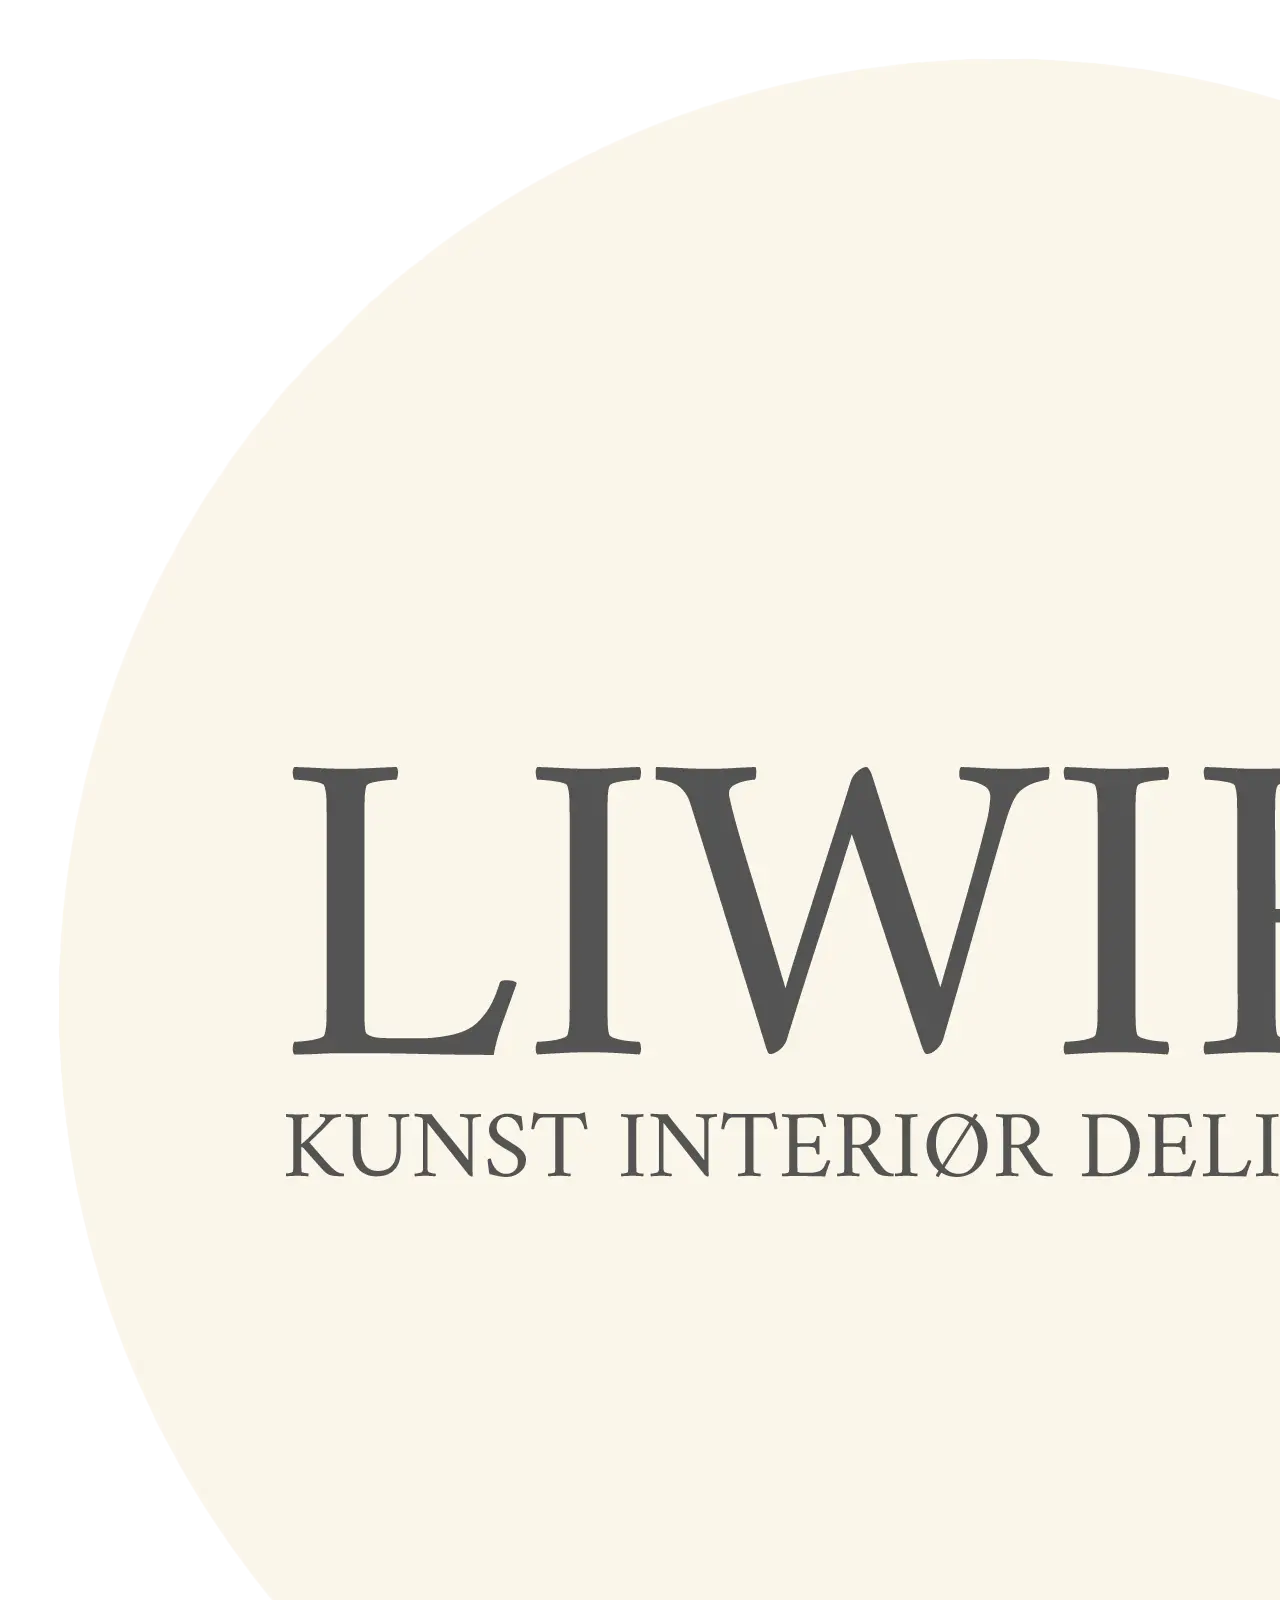
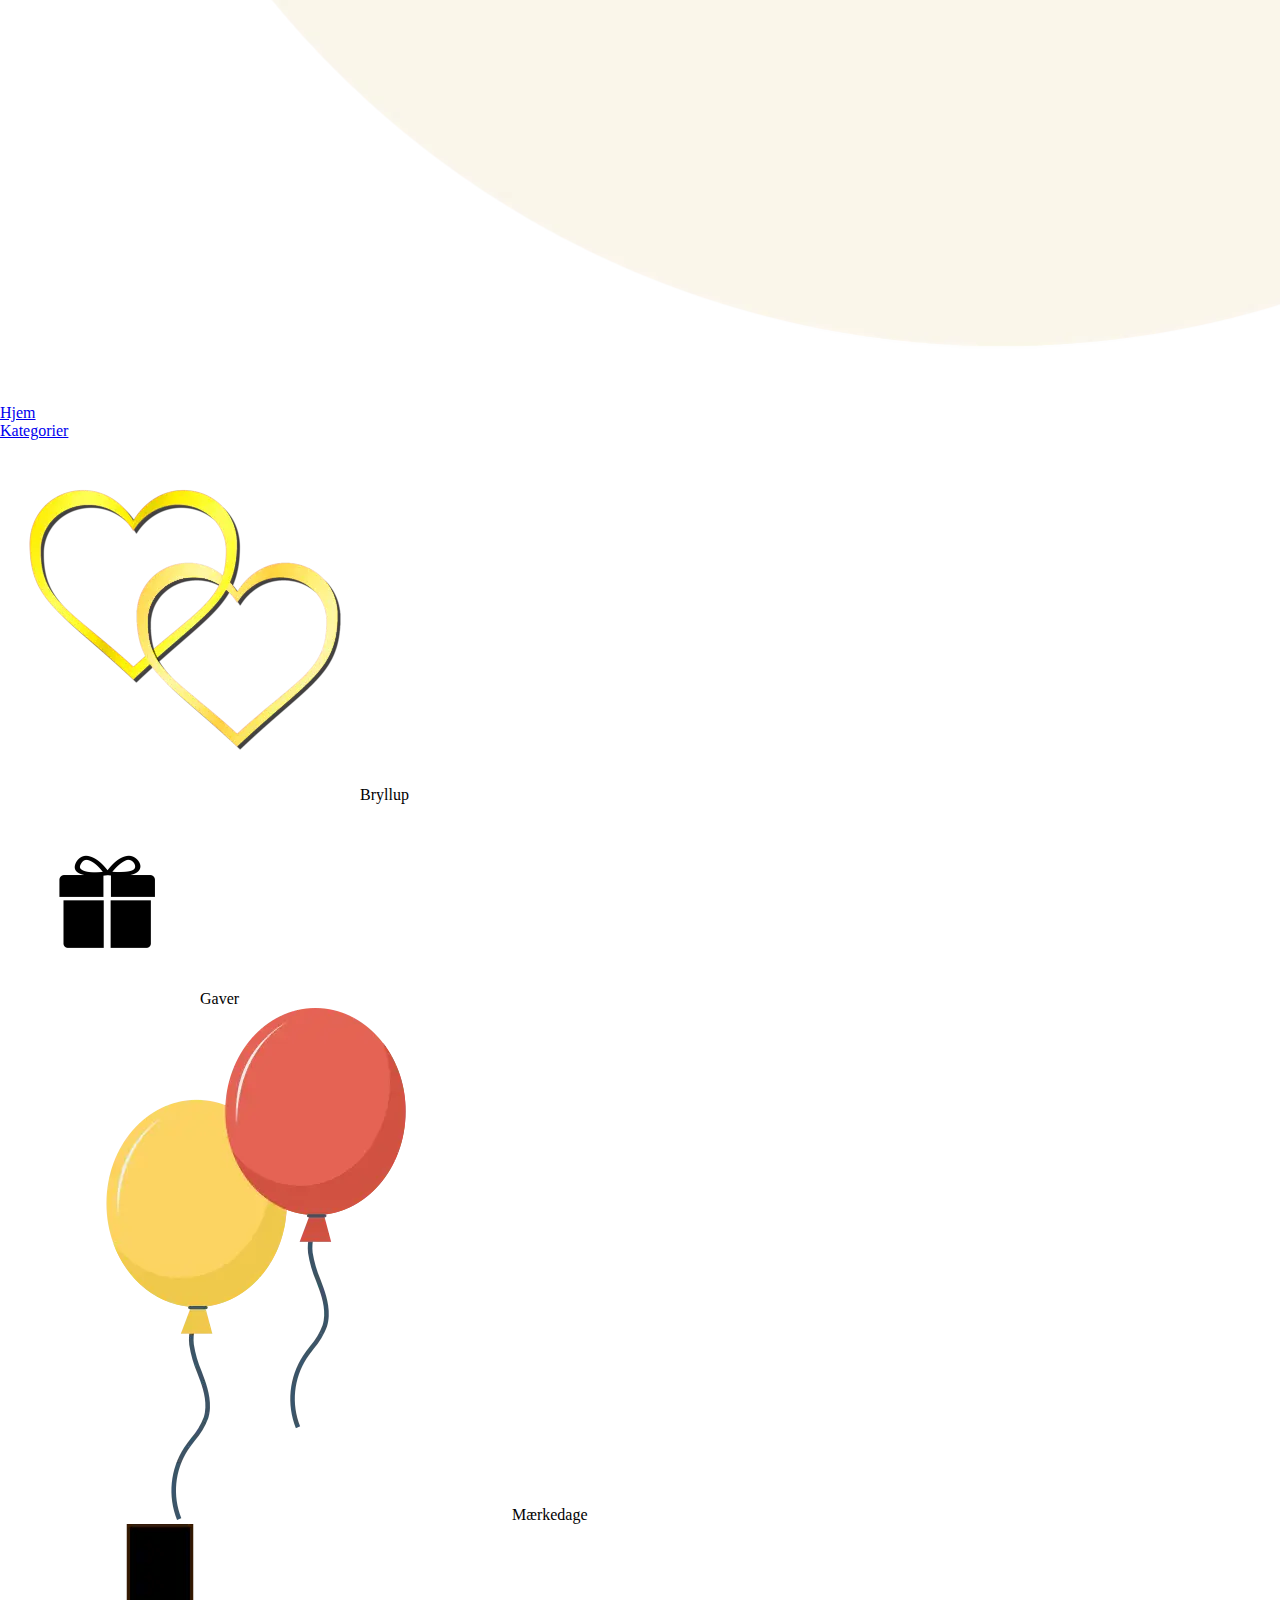
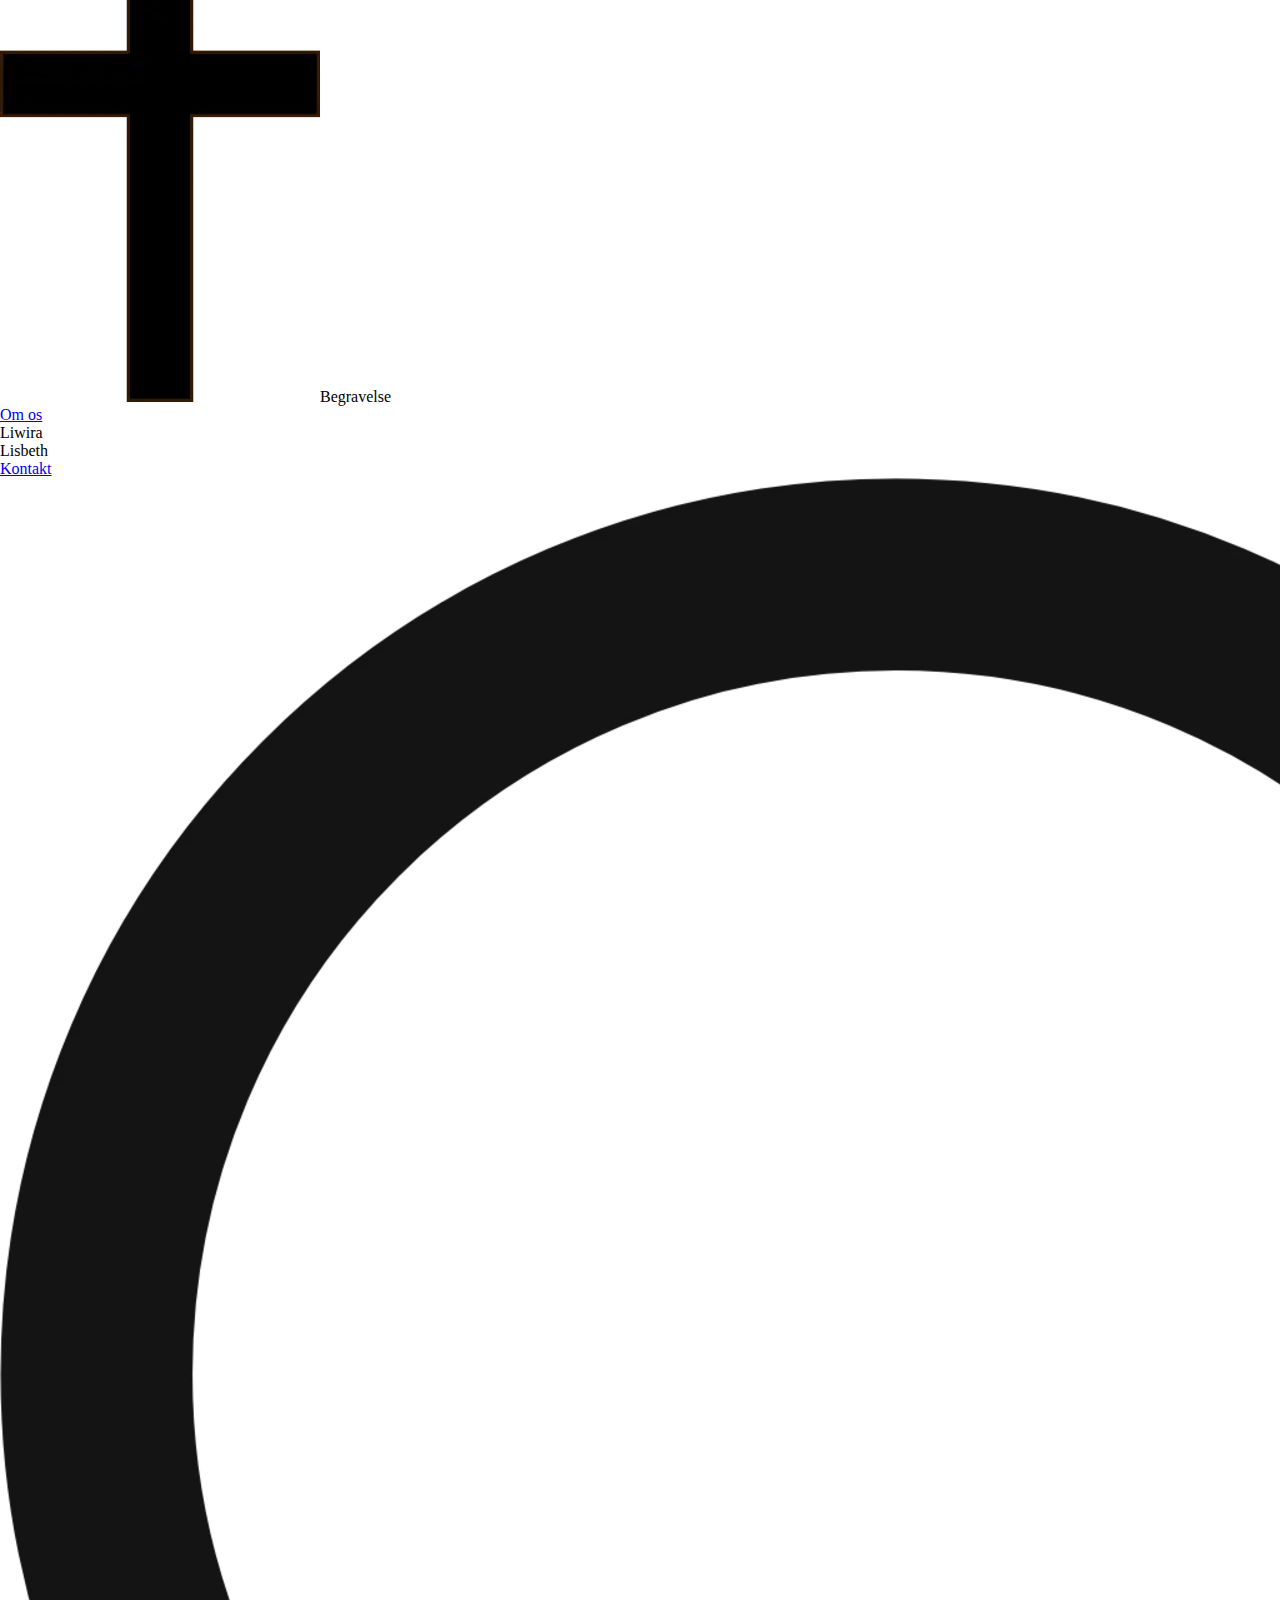
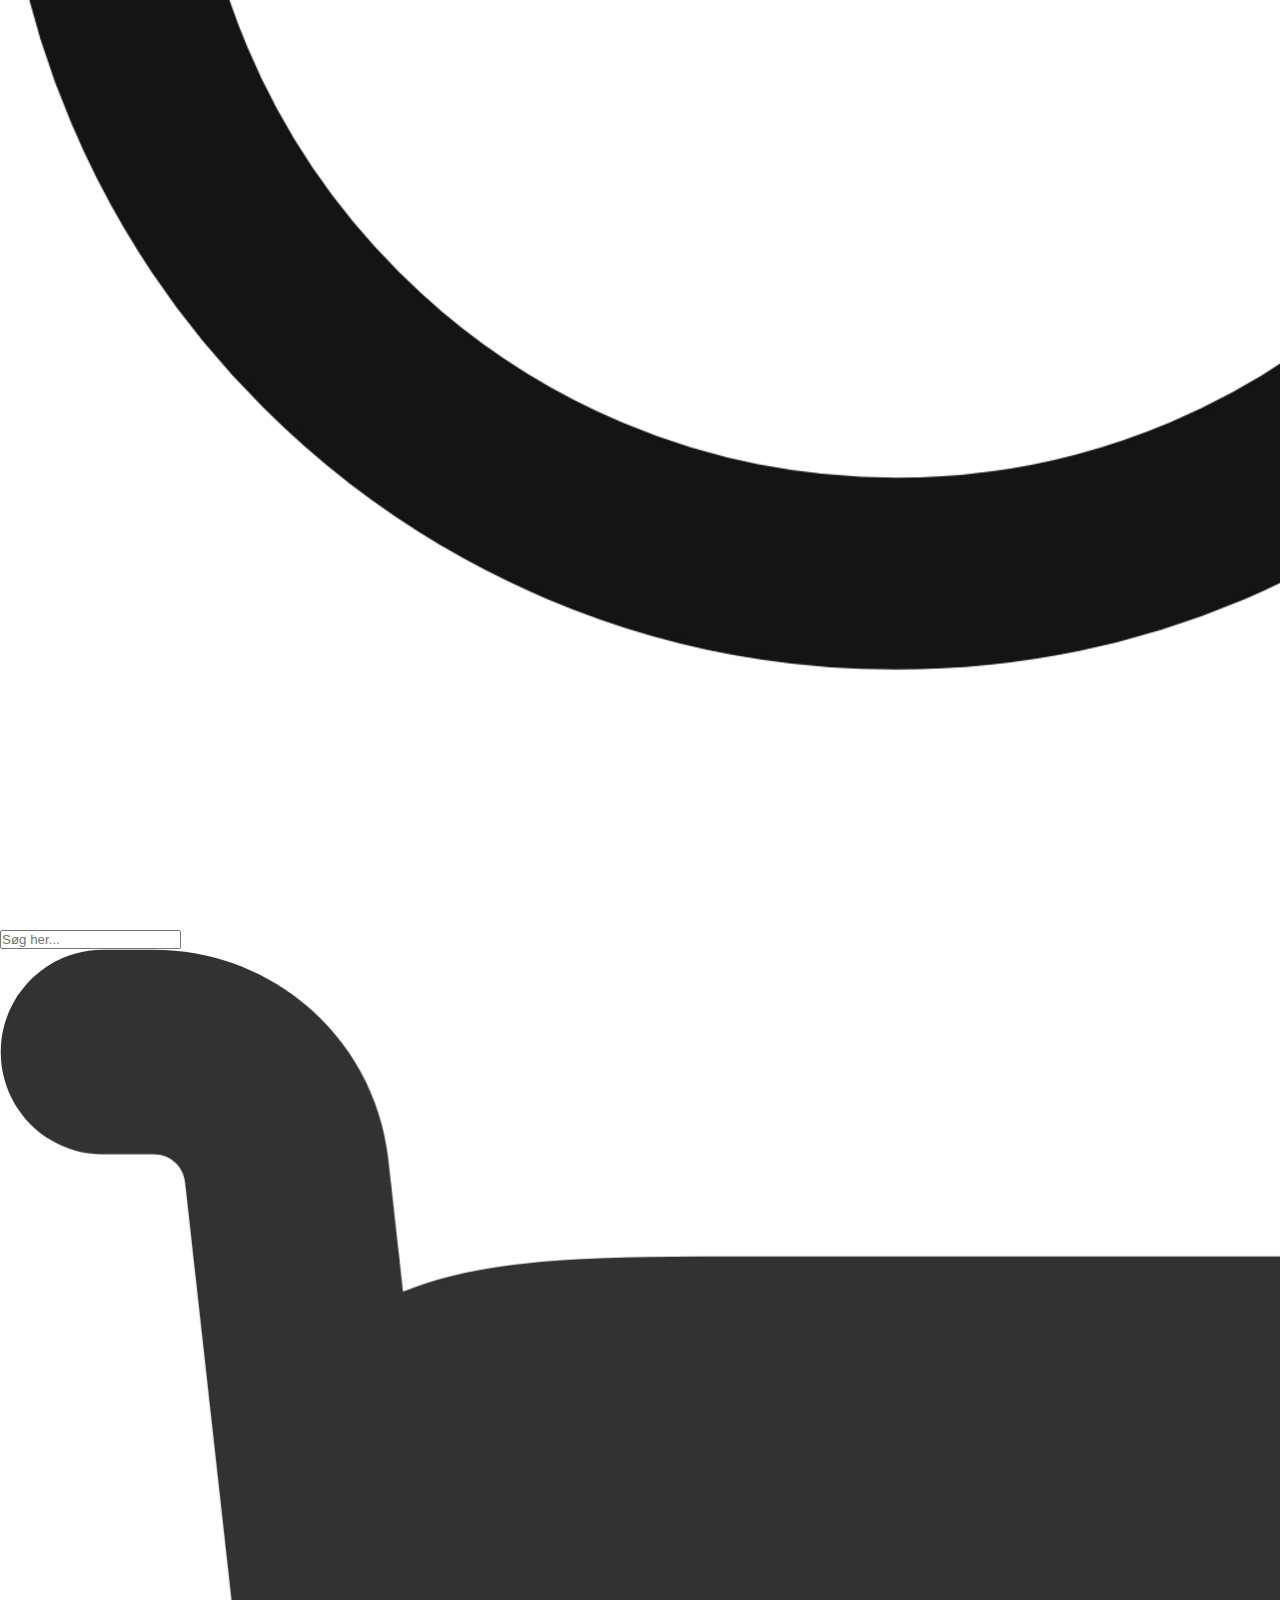
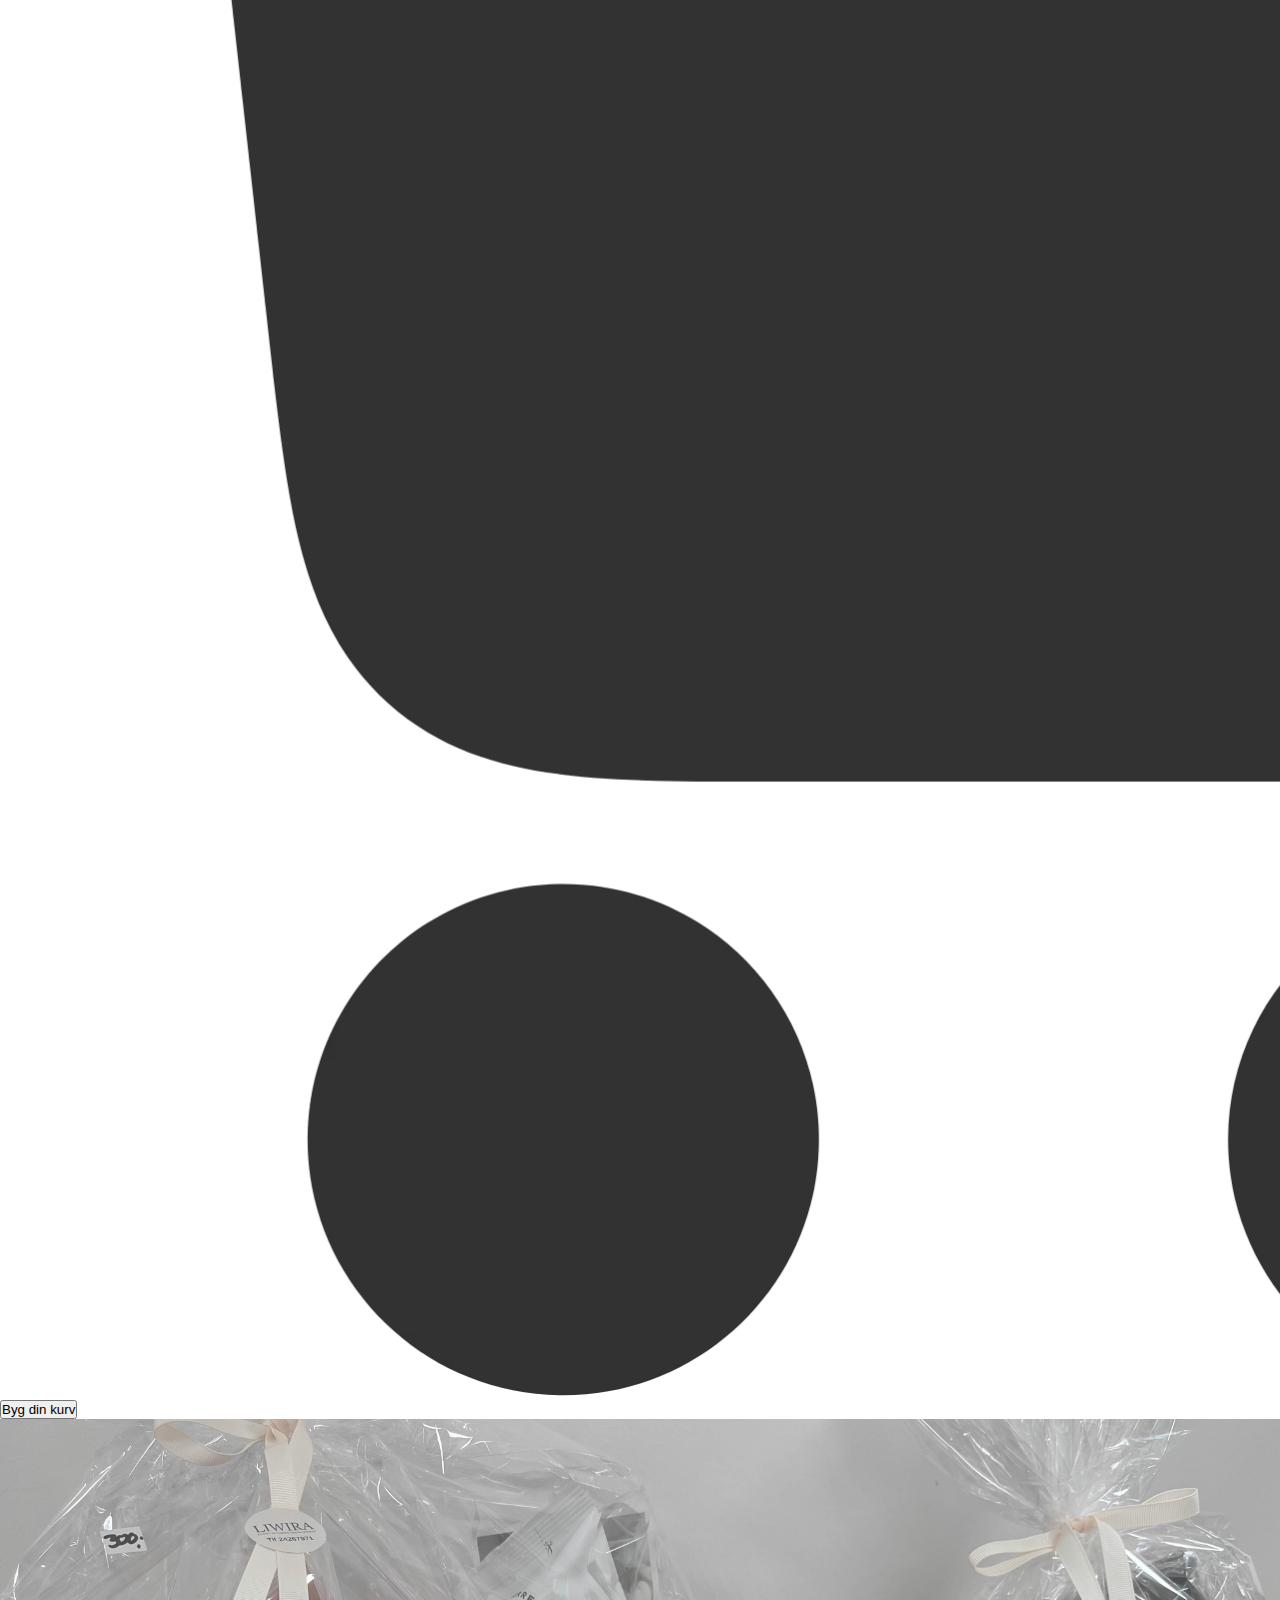
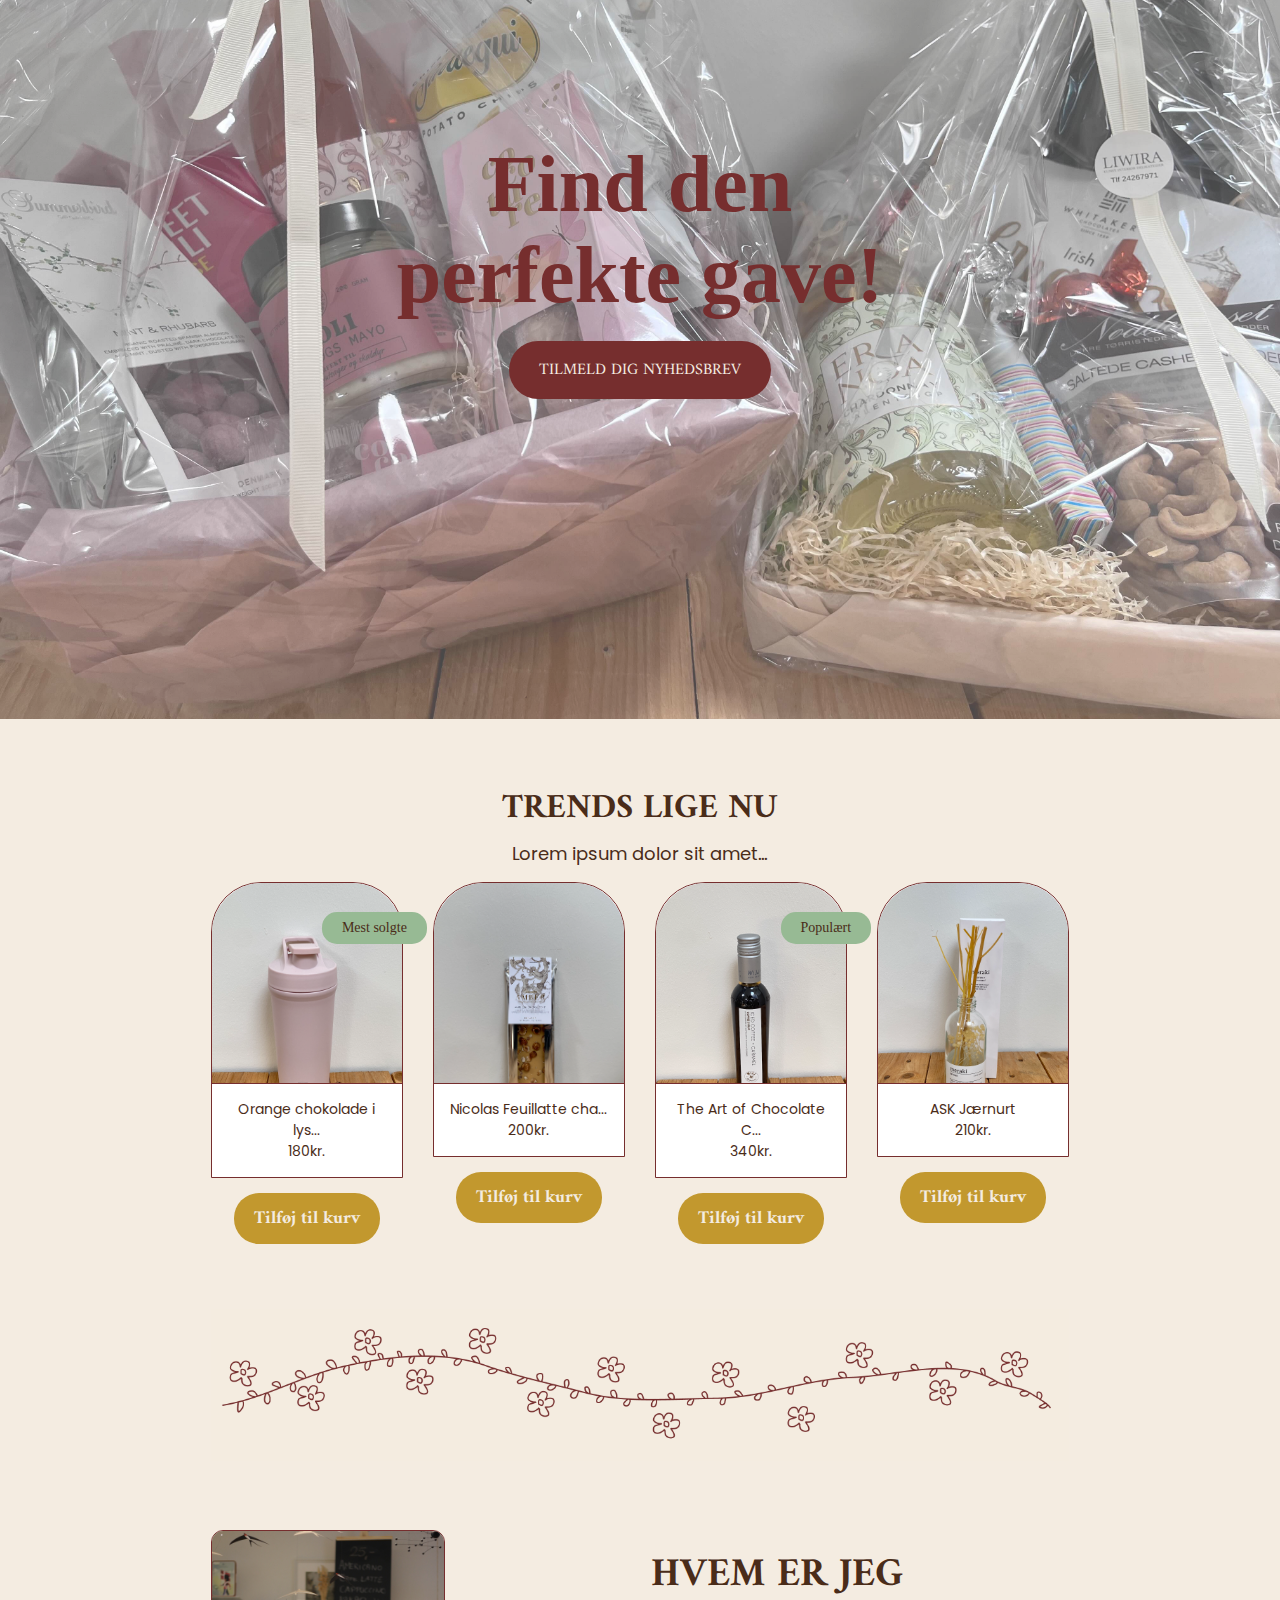
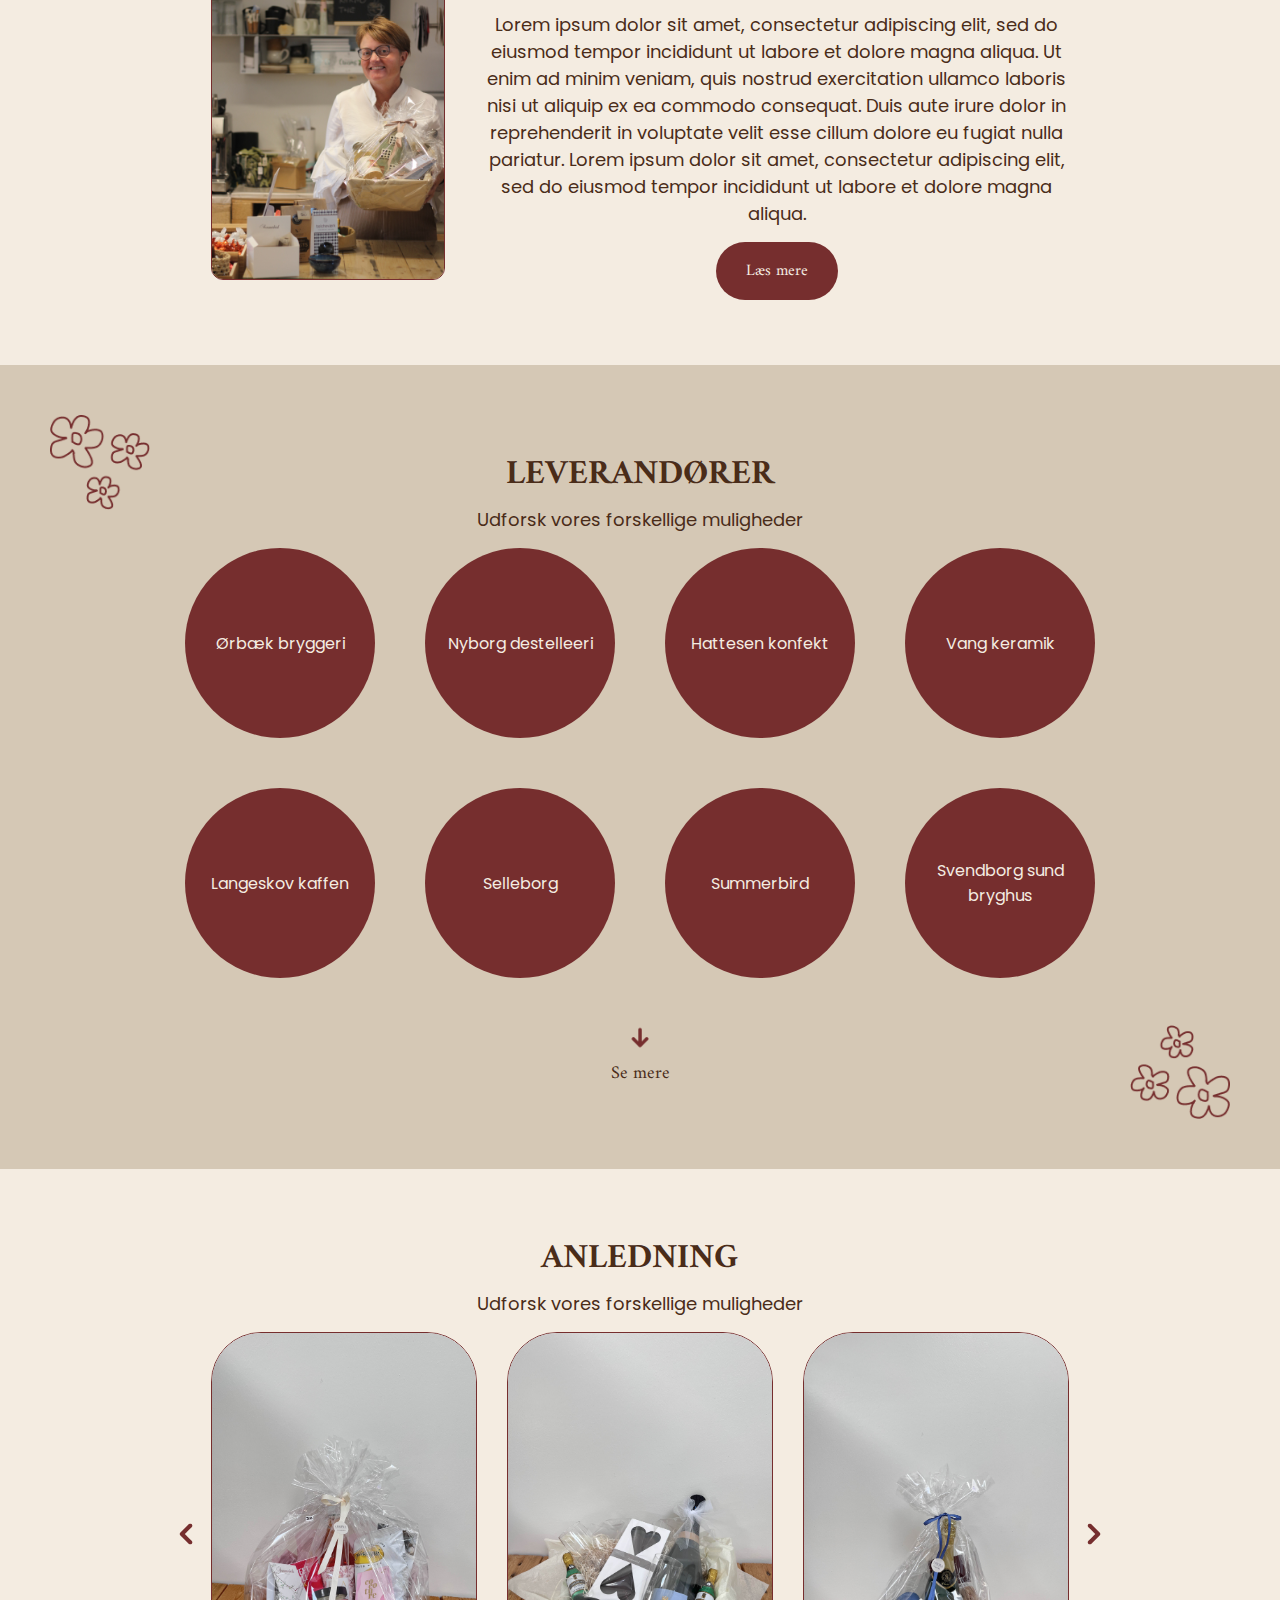
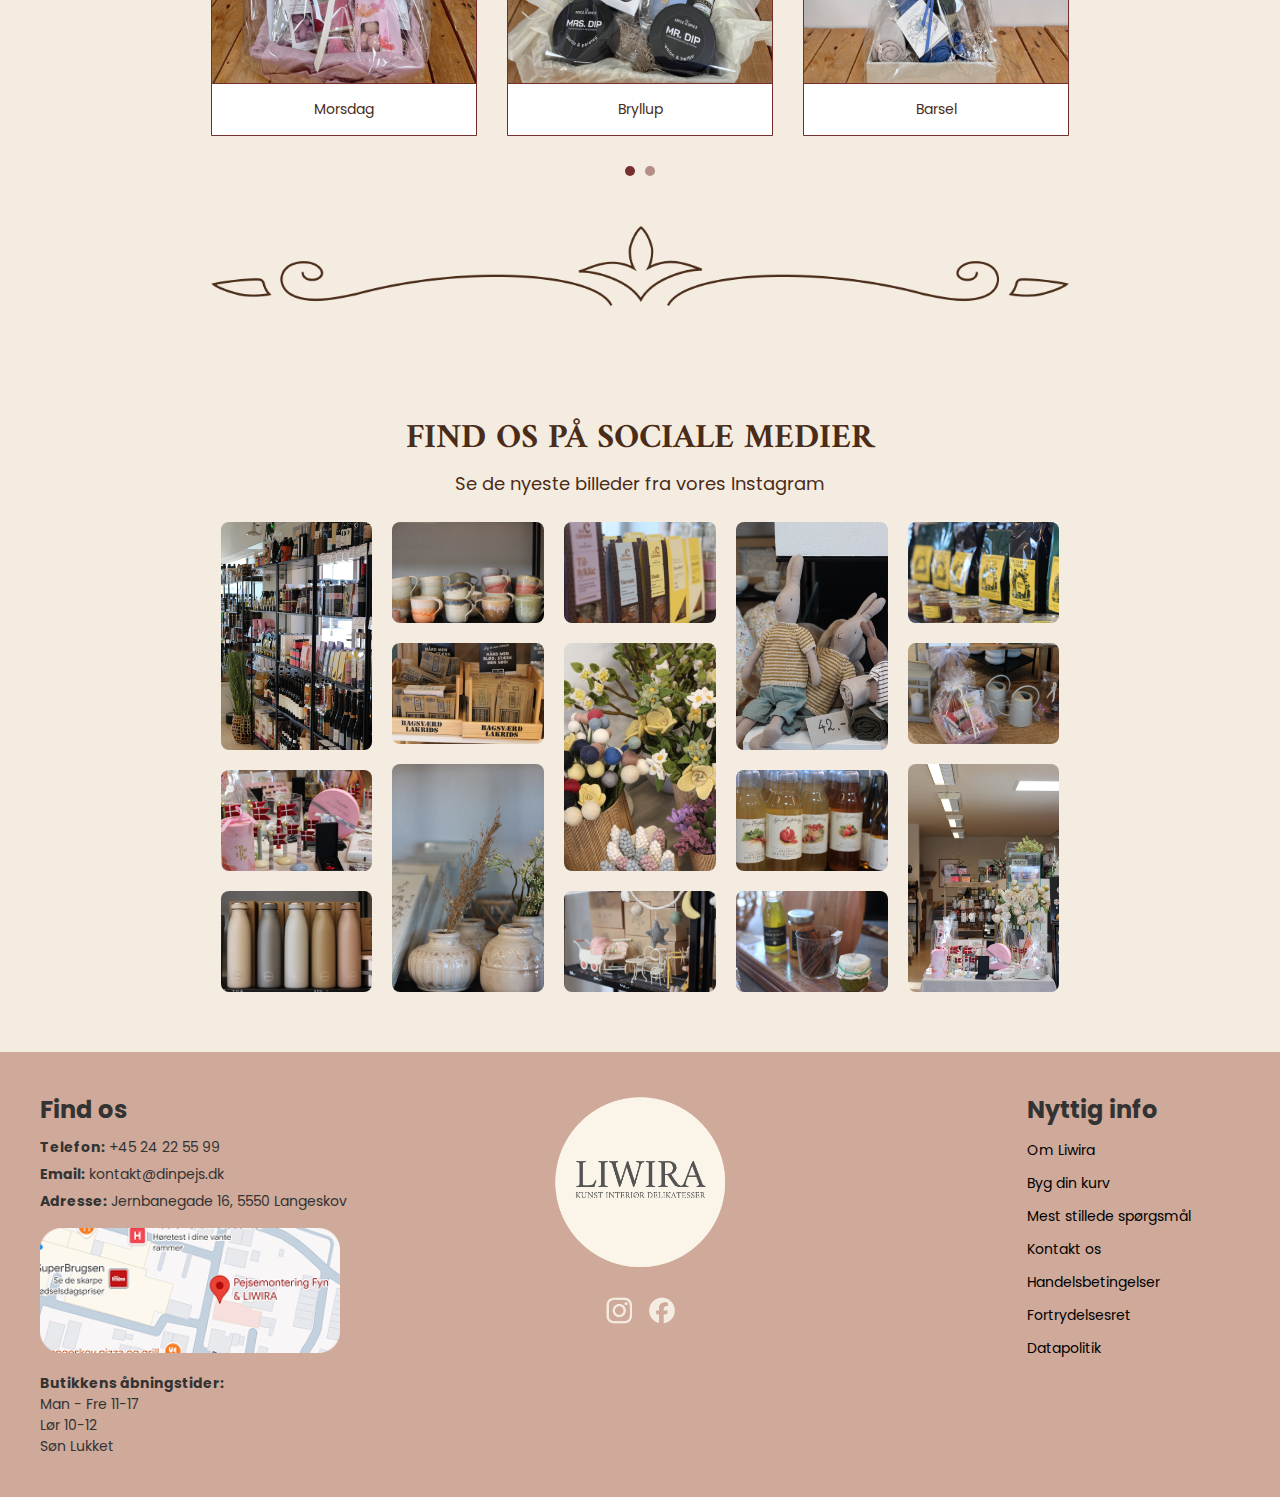
<file: index.html>
<!DOCTYPE html>
<html lang="da">
<head>
    <meta charset="UTF-8">
    <meta name="viewport" content="width=device-width, initial-scale=1.0">
    <title>Liwira</title>

    <!--Amiri-->
    <link href="https://fonts.googleapis.com/css2?family=Amiri:ital,wght@0,400;0,700;1,400;1,700&display=swap" rel="stylesheet">

    <!-- Poppins -->
    <link href="https://fonts.googleapis.com/css2?family=Poppins:wght@400;600;700&display=swap" rel="stylesheet">   

    <link rel="stylesheet" href="style.css">

    <script src="script.js" defer></script>
</head>
<!--------------------------------Ilyas nav start---------------------------------->
<body id="ilyasbody">

  <nav id="ilyasnavbar">
    <a href="index.html"><img id="ilyaslogo" src="billeder/ilyasbilleder/logo.webp" alt="Liwira logo"></a>

    <ul id="ilyasnavlinks">
      <li><a href="index.html" class="ilyasactive">Hjem</a></li>

      <li class="ilyasdropdown">
        <a href="#">Kategorier</a>
        <ul class="ilyassubmenu">
          <li><img class="ilyasicon" id="bryllupImg" src="billeder/ilyasbilleder/bryllup1.webp"><span>Bryllup</span></li>
          <li><img class="ilyasicon" id="gaverImg" src="billeder/ilyasbilleder/gaver1.webp"><span>Gaver</span></li>
          <li><img class="ilyasicon" id="maerkedageImg" src="billeder/ilyasbilleder/maerkedage1.webp"><span>Mærkedage</span></li>
          <li><img class="ilyasicon" id="begravelseImg" src="billeder/ilyasbilleder/begravelse1.webp"><span>Begravelse</span></li>
        </ul>
      </li>

      <li class="ilyasdropdown">
        <a href="#">Om os</a>
        <ul class="ilyassubmenu">
          <li>Liwira</li>
          <li>Lisbeth</li>
        </ul>
      </li>

      <li><a href="#">Kontakt</a></li>
    </ul>

    <div id="ilyasicons">
      <div id="ilyassogContainer">
        <img id="ilyassog" src="billeder/ilyasbilleder/search.webp" alt="Søg">
        <input type="text" id="ilyassogfelt" placeholder="Søg her...">
      </div>
      <img id="ilyaskurv" src="billeder/ilyasbilleder/cart.webp" alt="Kurv">
      <a href="bygkurv.html"><button id="ilyasknap" class="ilyasactive">Byg din kurv</button></a>
    </div>
  </nav>


<script defer src="ilyasjavascript.js"></script>
</body>
<!---------------------Ilyas nav slut------------------------>

  <main>
        <!----------forside---------->
        <section class="hero">
          <img src="billeder/forside.jpg" alt="Forside billede" class="hero-img">
          <div class="hero-overlay">
            <div class="hero-content">
              <h1>Find den <br>perfekte gave!</h1>
              <a href="#" class="btn-hero">TILMELD DIG NYHEDSBREV</a>
            </div>
          </div>
        </section>

            <!----------pop-up---------->
            <div id="newsletterPopup" class="popup">
              <div class="popup-content">
                <span class="close" id="closePopup">&times;</span> 
                <h2>Tilmeld dig vores nyhedsbrev</h2>
                <form id="newsletterForm">
                  <input type="email" id="email" placeholder="Indtast din e-mail" required>
                  <button type="submit">TILMELD</button>
                </form>
                  <p id="responseMessage"></p>
              </div>
            </div>

        <!----------trends lige nu---------->
        <section class="trends-section">
            <div class="content-grid"> <!--grid-->
              <div class="grid-3-11">
                
                <h2 class="section-title">TRENDS LIGE NU</h2> <!--overskrift på siden-->
                <p class="section-subtext">Lorem ipsum dolor sit amet...</p> <!--undertekst for siden-->

                <div class="trends-gallery"> <!--de 4 rektangler med billeder i-->
                  <div class="trend-card-wrapper">
                    <div class="trend-card">
                      <img src="billeder/trends/vandflaske.jpg" alt="en lyserød genanvendelig vandflaske">
                      <div class="label-tag">Mest solgte</div> <!--grøn tag på billedet-->
                      <div class="card-text">
                        <p>Orange chokolade i lys...</p> <!--teksten i kassen under billedet-->
                        <p>180kr.</p>
                      </div>
                    </div>
                      <a href="#" class="trend-button">Tilføj til kurv</a> <!--knappen under rektanglen-->
                  </div>
                  
                  <div class="trend-card-wrapper">
                    <div class="trend-card">
                      <img src="billeder/trends/chokolade.jpg" alt="anden billede">
                      <div class="card-text">
                        <p>Nicolas Feuillatte cha...</p>
                        <p>200kr.</p>
                      </div>
                    </div>
                      <a href="#" class="trend-button">Tilføj til kurv</a>
                  </div>
                  
                  <div class="trend-card-wrapper">
                    <div class="trend-card">
                      <img src="billeder/trends/iskaffe.jpg" alt="tredje billede">
                      <div class="label-tag">Populært</div> 
                      <div class="card-text">
                        <p>The Art of Chocolate C...</p>
                        <p>340kr.</p>
                      </div>
                    </div>
                      <a href="#" class="trend-button">Tilføj til kurv</a>
                  </div>
                  
                  <div class="trend-card-wrapper">
                    <div class="trend-card">
                      <img src="billeder/trends/duft.jpg" alt="fjerde billede">
                      <div class="card-text">
                        <p>ASK Jærnurt</p>
                        <p>210kr.</p>
                      </div>
                    </div>
                      <a href="#" class="trend-button">Tilføj til kurv</a>
                    </div>
                  </div>
                    <img src="billeder/grafik/grafik.png" alt="Adskillelse" class="trends-divider"> <!--adskiller siderne fra hinanden-->
                </div>
            </div>
        </section>

        <!----------om mig---------->
        <section class="about-section">
            <div class="content-grid">
              <div class="grid-3-11">
    
                <div class="about-flex-wrapper"> <!--wrappper med flex så billede og tekst har hver sin side-->
                  <div class="about-image">
                    <img src="billeder/Lisbeth.jpg" alt="et portræt af lisbeth der står bag Liwira"> 
                  </div>
    
                  <div class="about-content">
                    <div class="section-title">
                      <h3>HVEM ER JEG</h3> <!--overskrift på siden-->
                    </div>
                      <p class="section-subtext"> Lorem ipsum dolor sit amet, consectetur adipiscing elit, 
                        sed do eiusmod  tempor incididunt ut labore et dolore magna aliqua. 
                        Ut enim ad minim  veniam, quis nostrud exercitation ullamco laboris nisi ut aliquip ex ea  
                        commodo consequat. Duis aute irure dolor in reprehenderit in voluptate  velit esse cillum 
                        dolore eu fugiat nulla pariatur. Lorem ipsum dolor sit amet, consectetur adipiscing elit, 
                        sed do eiusmod  tempor incididunt ut labore et dolore magna aliqua.</p> <!--tekst om Lisbeth-->
                      <a href="#" class="about-button">Læs mere</a>
                  </div>
                </div>
              </div>
            </div>
        </section>

        <!----------leverandører---------->
        <section class="suppliers">
          <div class="content-grid">
            <div class="grid-3-11">
              
              <h4 class="section-title">LEVERANDØRER</h4>
              <p class="section-subtext">Udforsk vores forskellige muligheder</p>
                
              <!--række med cirkler-->
              <div class="circle-grid">
                <div class="circle">Ørbæk bryggeri</div>
                <div class="circle">Nyborg destelleeri</div>
                <div class="circle">Hattesen konfekt</div>
                <div class="circle">Vang keramik</div>
                <div class="circle">Langeskov kaffen</div>
                <div class="circle">Selleborg</div>
                <div class="circle">Summerbird</div>
                <div class="circle">Svendborg sund bryghus</div>
              </div>

              <!--pil der peger ned for at se flere leverandører-->
              <div class="toggle-more" id="toggle-more" onclick="toggleCircles()">
                <img src="billeder/Ikoner/arrow-down-stroke.png" alt="Pil ned" class="arrow">
                <p class="toggle-text">Se mere</p>
              </div>

              <!--de ekstra leverandører som i starten er skjulte (hidden)-->
              <div class="circle-grid hidden" id="extra-circles">
                <div class="circle">Summerbird</div>
                <div class="circle">Sofie norman</div>
                <div class="circle">Lena fisher keramik</div>
                <div class="circle">Annas gourmet</div>
                <div class="circle">Bloomingville</div>
                <div class="circle">Maileg</div>
                <div class="circle">Ib Laursen</div>
                <div class="circle">Ayaida</div>
              </div>

              <!--pil som peger op for at skjulte de ekstra leverandører, som i starten er skjult (hidden)-->
              <div class="toggle-less hidden" id="toggle-less" onclick="toggleCircles()">
                <img src="billeder/Ikoner/arrow-up-stroke.png" alt="Pil ned" class="arrow">
                <p class="toggle-text">Se mindre</p>
              </div>
            </div>

            <!--klistermærker placeret rundt på siden-->
            <img src="billeder/grafik/sticker1.png" class="sticker-top-left" alt="Klistermærke 1">
            <img src="billeder/grafik/sticker2.png" class="sticker-bottom-right" alt="Klistermærke 2">
          </div>
        </section>

        <!----------anledning---------->
        <section class="opportunity">
          <div class="content-grid">
            <div class="grid-3-11">
              
              <h5 class="section-title">ANLEDNING</h5>
              <p class="section-subtext">Udforsk vores forskellige muligheder</p>

              <div class="slider-wrapper"> <!--carousel med pil navigation-->
                <img src="billeder/Ikoner/chevron-left.png" class="nav-arrow left-arrow" onclick="prevSlide()" alt="Forrige">

                <div class="cards-container" id="cards-container">
                  <div class="card-set active"> <!--de første synlige som ses (active)-->

                    <div class="opportunity-card">
                      <img src="billeder/anledning/morsdag.jpg" alt="Morsdag billede">
                      <div class="card-text2">Morsdag</div>
                    </div>

                    <div class="opportunity-card">
                      <img src="billeder/anledning/bryllup.jpg" alt="Bryllup billede">
                      <div class="card-text2">Bryllup</div>
                    </div>

                    <div class="opportunity-card">
                      <img src="billeder/anledning/barsel.jpg" alt="Barsel billede">
                      <div class="card-text2">Barsel</div>
                    </div>
                  </div>

                  <div class="card-set"> <!--ekstra kort, som er skjulte i starten-->
                    <div class="opportunity-card">
                      <img src="billeder/anledning/housewarming.jpg " alt="Morsdag billede">
                      <div class="card-text2">Housewarming</div>
                    </div>

                    <div class="opportunity-card">
                      <img src="billeder/anledning/veninde.jpg" alt="Morsdag billede">
                      <div class="card-text2">Fødselsdag</div>
                    </div>

                    <div class="opportunity-card">
                      <img src="billeder/anledning/kollega.jpg" alt="Morsdag billede">
                      <div class="card-text2">Kollega</div>
                    </div>
                  </div>
                </div>
                <img src="billeder/Ikoner/chevron-right.png" class="nav-arrow right-arrow" onclick="nextSlide()" alt="Næste">
              </div>

              <!--dots til at vise hvilken side man er på-->
              <div class="dots">
                <span class="dot active-dot"></span>
                <span class="dot"></span>
              </div>  
              <img src="billeder/grafik/grafik2.png" alt="Adskillelse" class="trends-divider">
            </div>
          </div>
        </section>

        <!----------sociale medier---------->
        <section class="social-section">
          <div class="content-grid">
            <div class="grid-3-11">
        
              <h6 class="section-title">FIND OS PÅ SOCIALE MEDIER</h6>
              <p class="section-subtext">Se de nyeste billeder fra vores Instagram</p>
        
              <!--collage med billeder-->
              <div class="social-collage">
                <img src="billeder/some/drikkelse.jpg" alt="social 3">
                <img src="billeder/some/flag.jpg" alt="social 4">
                <img src="billeder/some/flasker.jpg" alt="social 5">
                <img src="billeder/some/krus.jpg" alt="social 15">
                <img src="billeder/some/lakrids.jpg" alt="">
                <img src="billeder/some/plante.jpg" alt="">
                <img src="billeder/some/karamel.jpg" alt="social 8">
                <img src="billeder/some/kreativ.jpg" alt="social 9">
                <img src="billeder/some/baby.jpg" alt="social 16">
                <img src="billeder/some/bamse.jpg" alt="social 1">
                <img src="billeder/some/juice.jpg" alt="social 7">
                <img src="billeder/some/glas.jpg" alt="social 7">
                <img src="billeder/some/te.jpg" alt="social 7">
                <img src="billeder/some/kurv.jpg" alt="social 7">
                <img src="billeder/some/bord.jpg" alt="">
              </div>

            </div>
          </div>
        </section>
  </main>

  <!----------footer---------->
  <footer class="footer">
      <div class="footer-grid">

        <!--venstre side af footeren-->
        <div class="footer-left">
          <h2>Find os</h2>
          <ul class="contact-info">
            <li><strong>Telefon:</strong> <span>+45 24 22 55 99</span></li>
            <li><strong>Email:</strong> <span>kontakt@dinpejs.dk</span></li>
            <li><strong>Adresse:</strong> <span>Jernbanegade 16, 5550 Langeskov</span></li>
          </ul>
          <img src="billeder/footer/maps.jpg" alt="Kort" class="map-image">
          <p class="opening-hours"><strong>Butikkens åbningstider:</strong><br>Man - Fre 11-17 <br>Lør 10-12 <br>Søn Lukket</p>
        </div>
    
        <!--midten af footeren-->
        <div class="footer-center">
          <img src="billeder/logo.jpg" alt="Logo" class="footer-logo">
          <img src="billeder/footer/sociale.png" alt="Dekorativt billede" class="under-logo-img">
        </div>
    
        <!--højre side af footeren-->
        <div class="footer-right">
          <h2>Nyttig info</h2>
          <ul class="info-links">
            <li><a href="#">Om Liwira</a></li>
            <li><a href="#">Byg din kurv</a></li>
            <li><a href="#">Mest stillede spørgsmål</a></li>
            <li><a href="#">Kontakt os</a></li>
            <li><a href="#">Handelsbetingelser</a></li>
            <li><a href="#">Fortrydelsesret</a></li>
            <li><a href="#">Datapolitik</a></li>
          </ul>
        </div>
      </div>
  </footer>
</body>
</html>
</file>
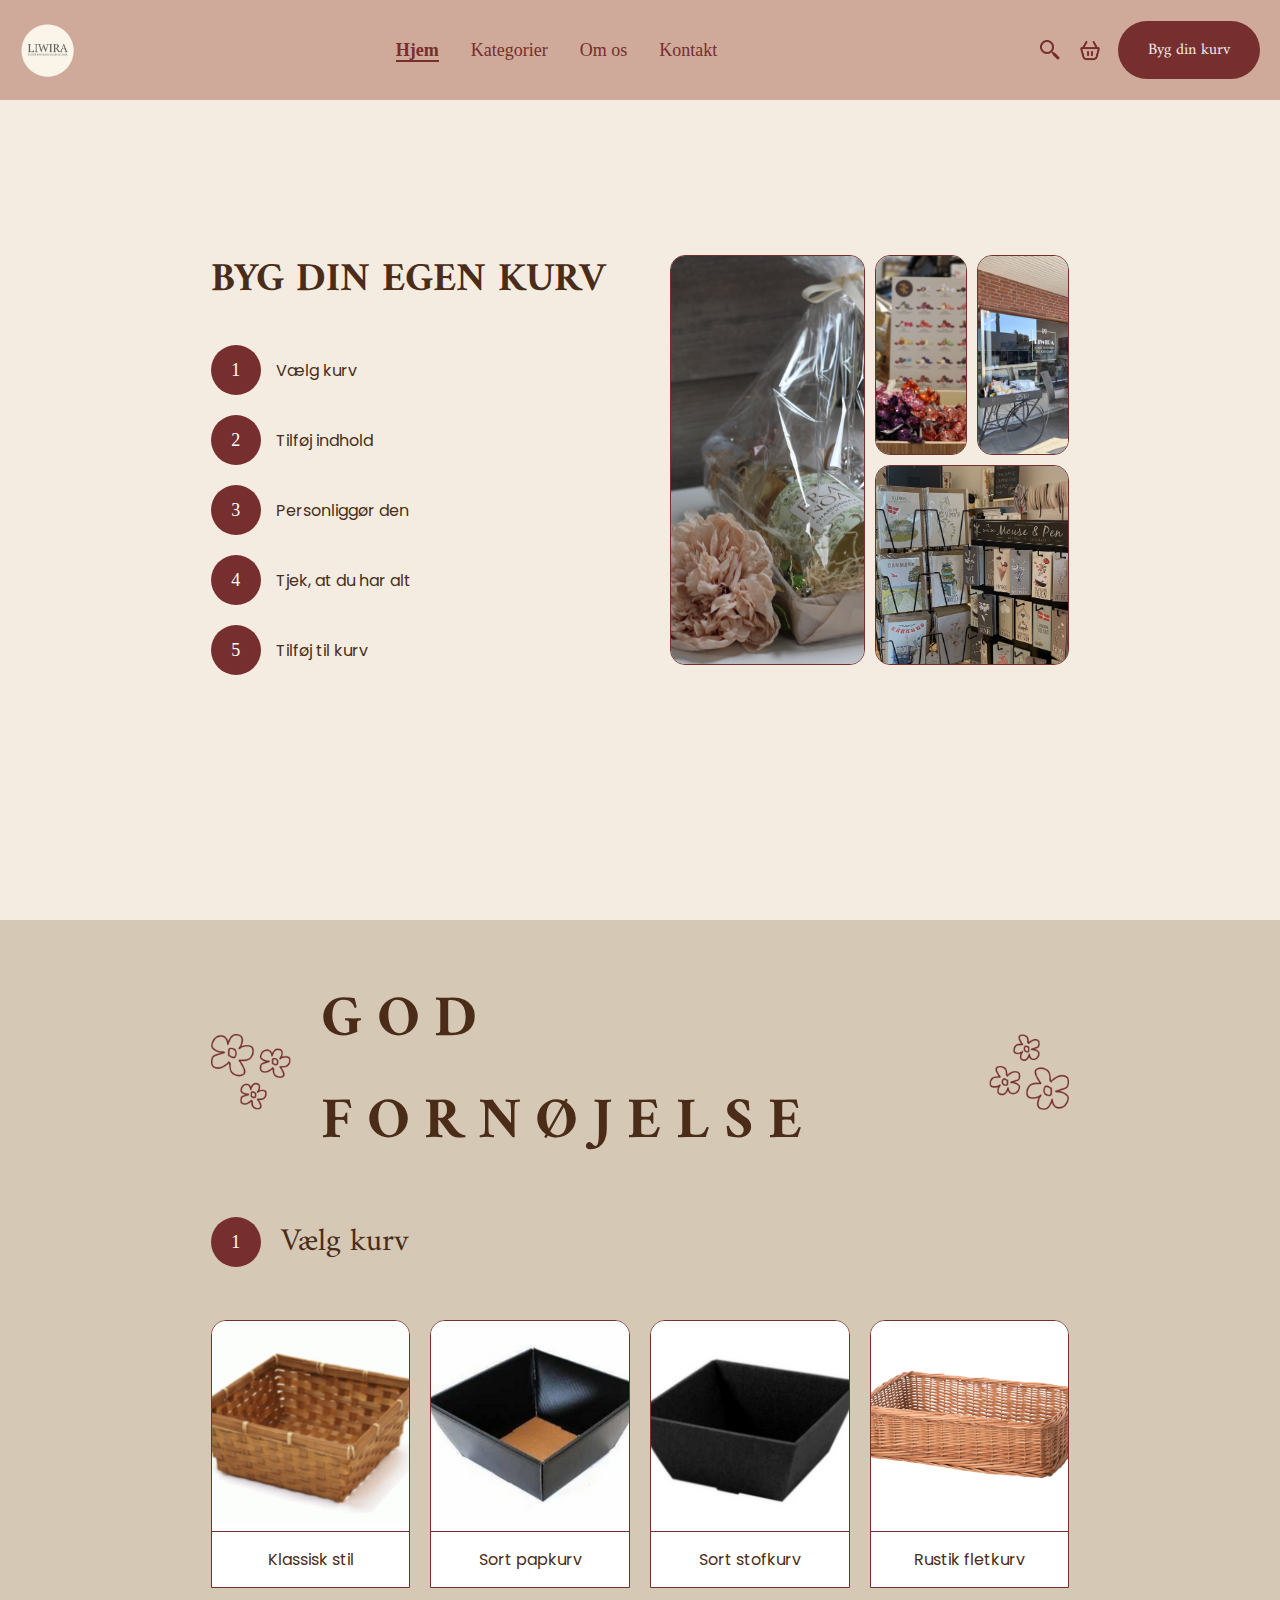
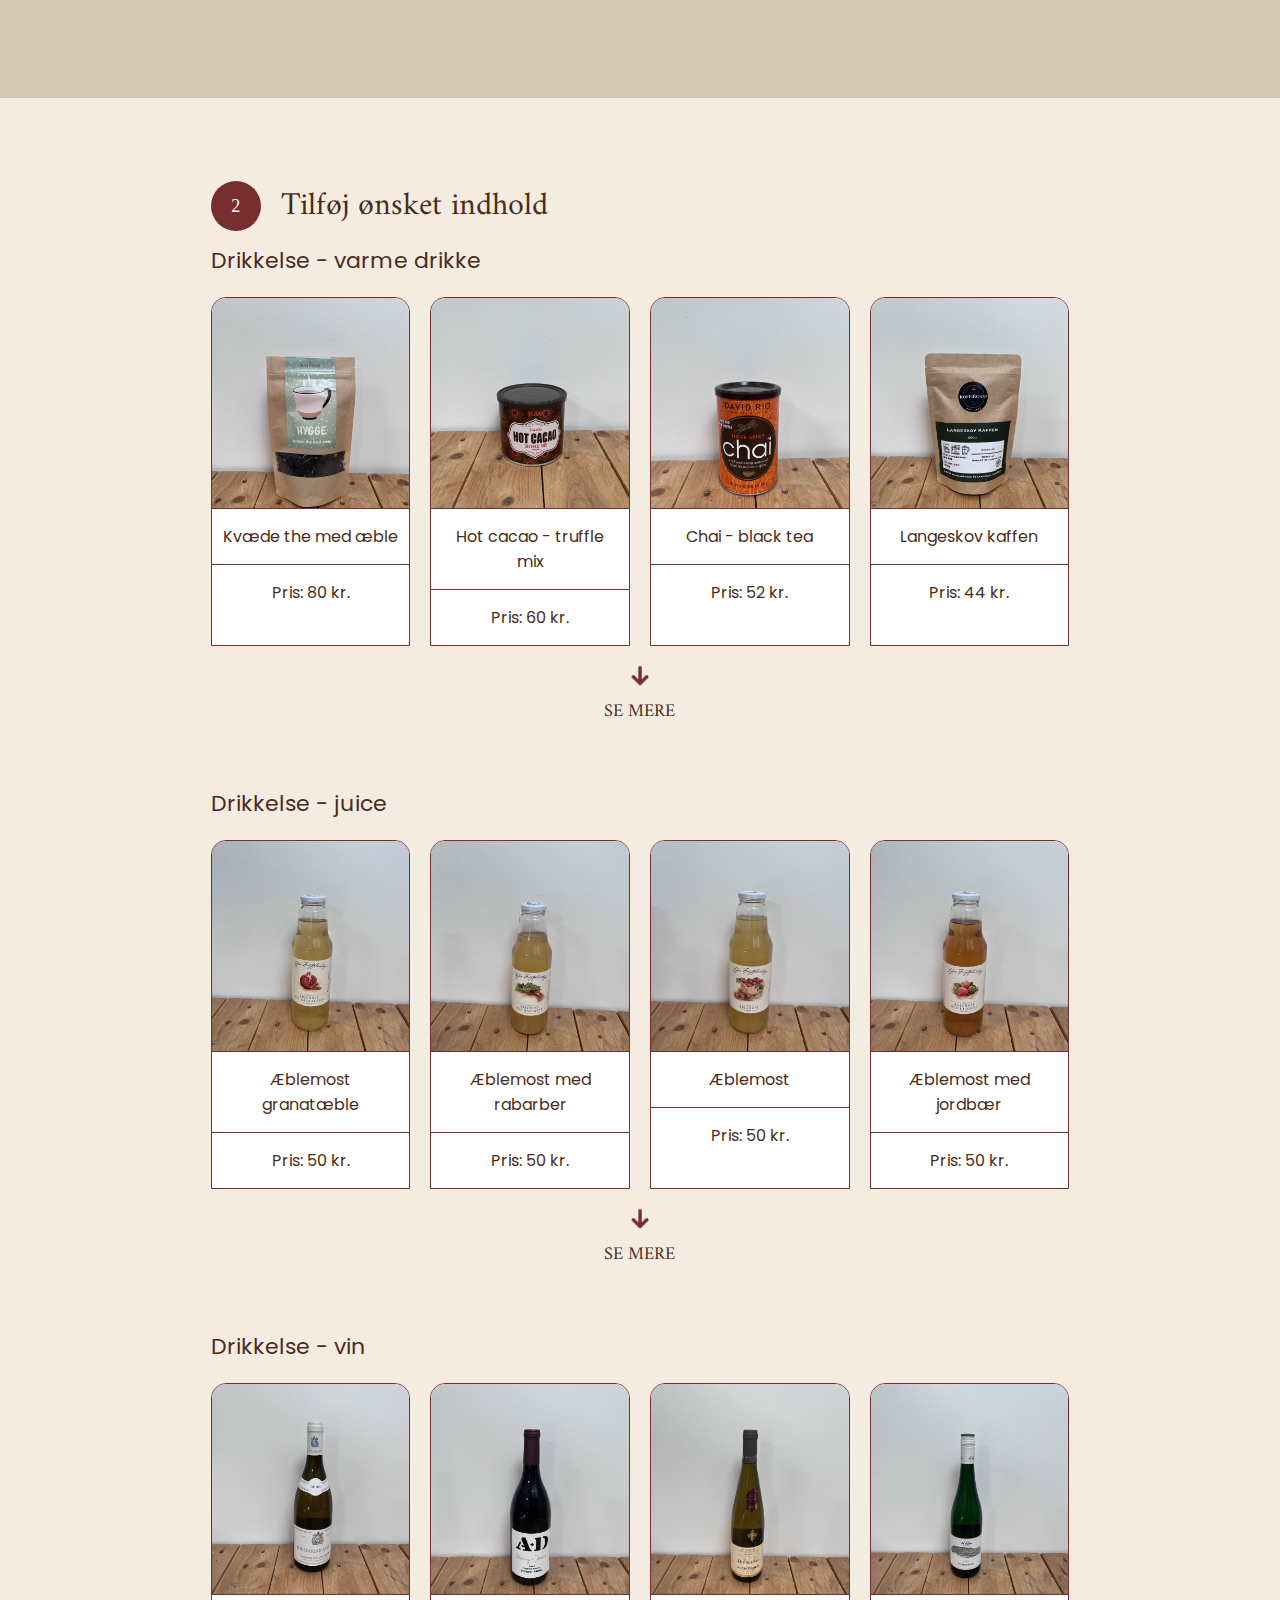
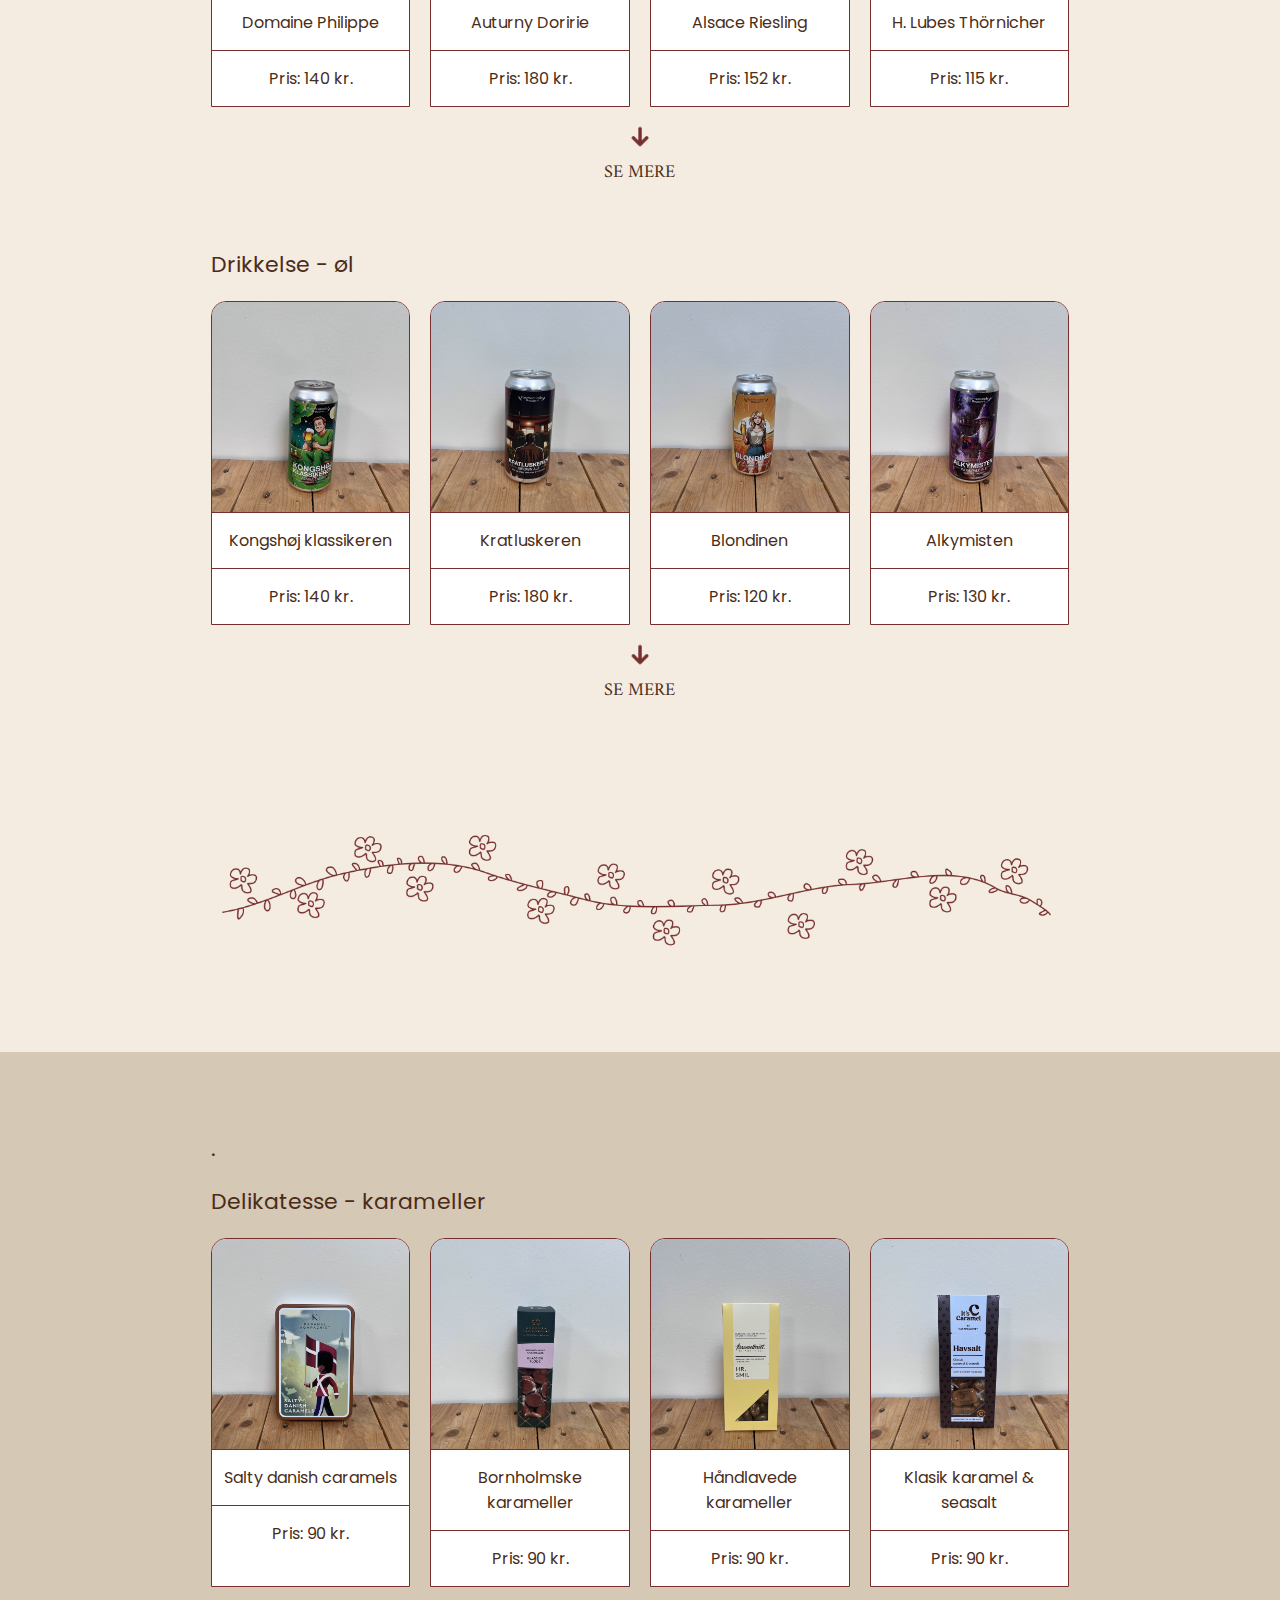
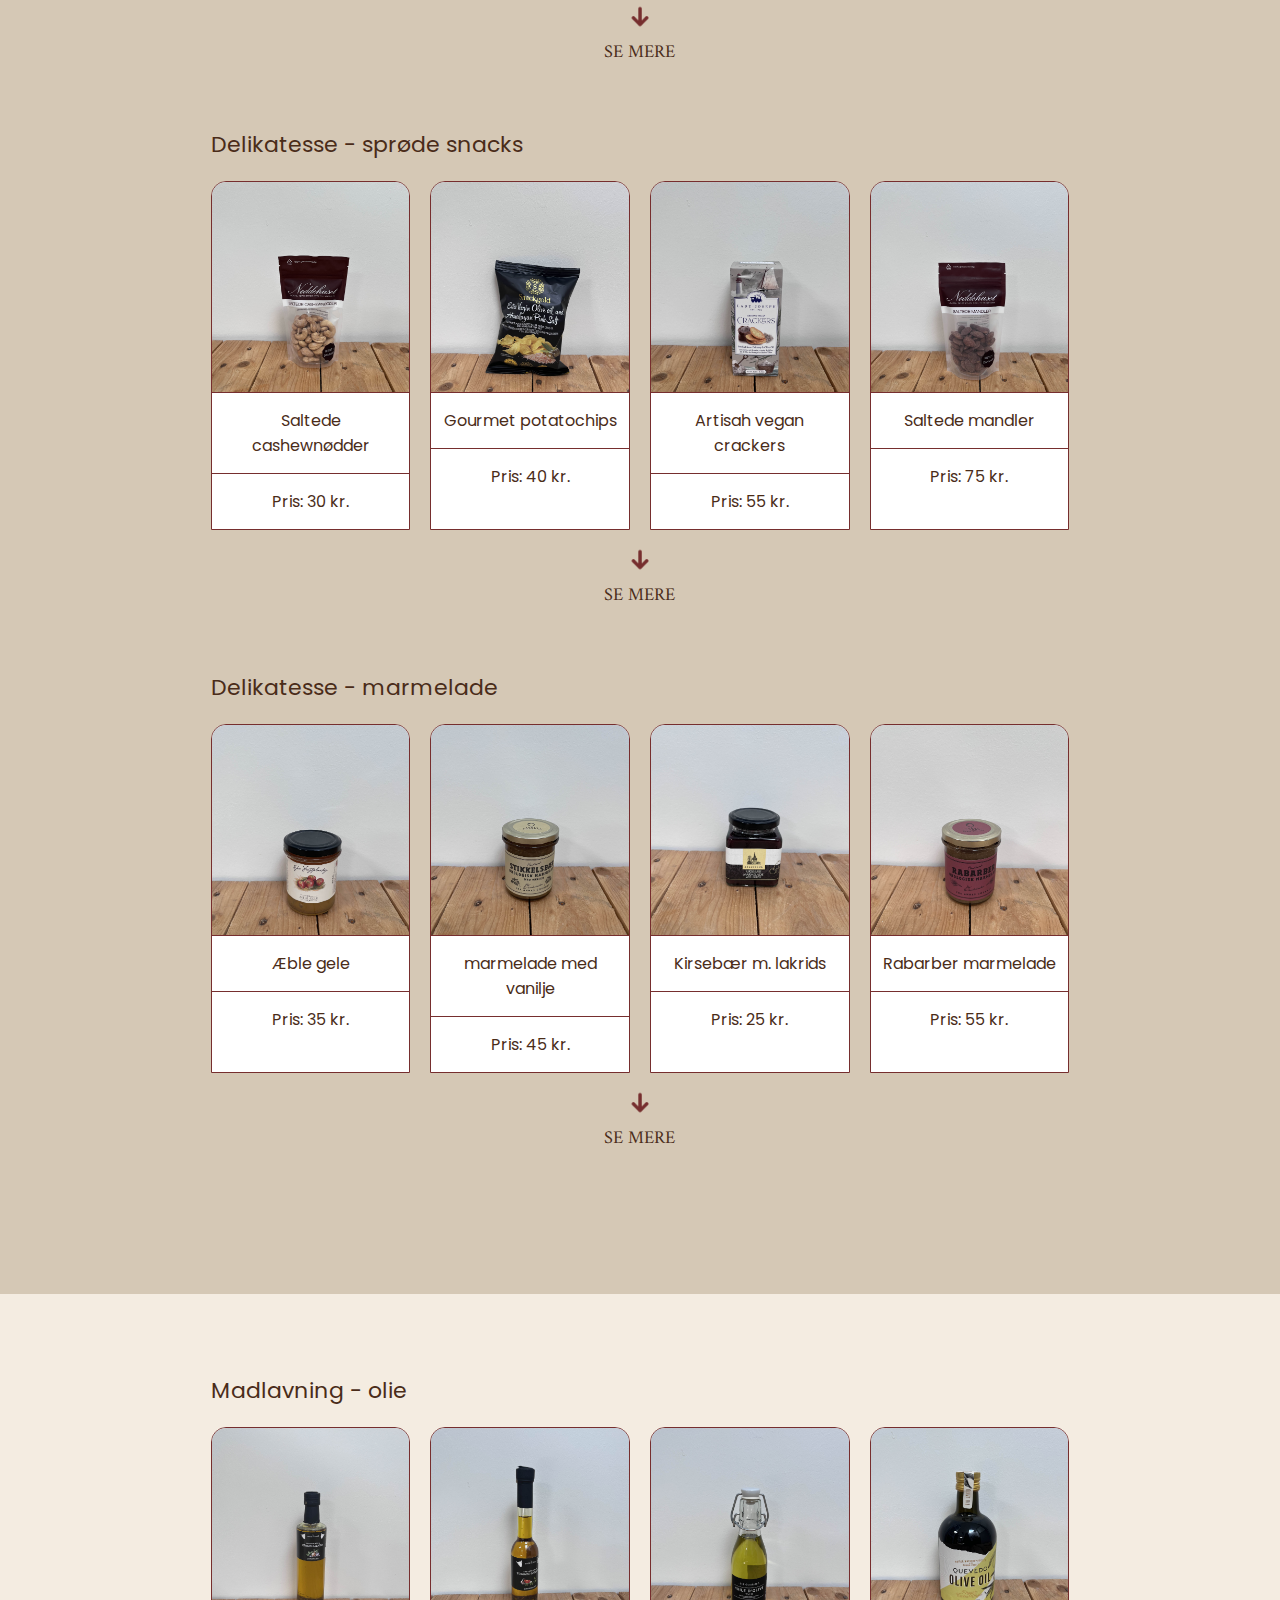
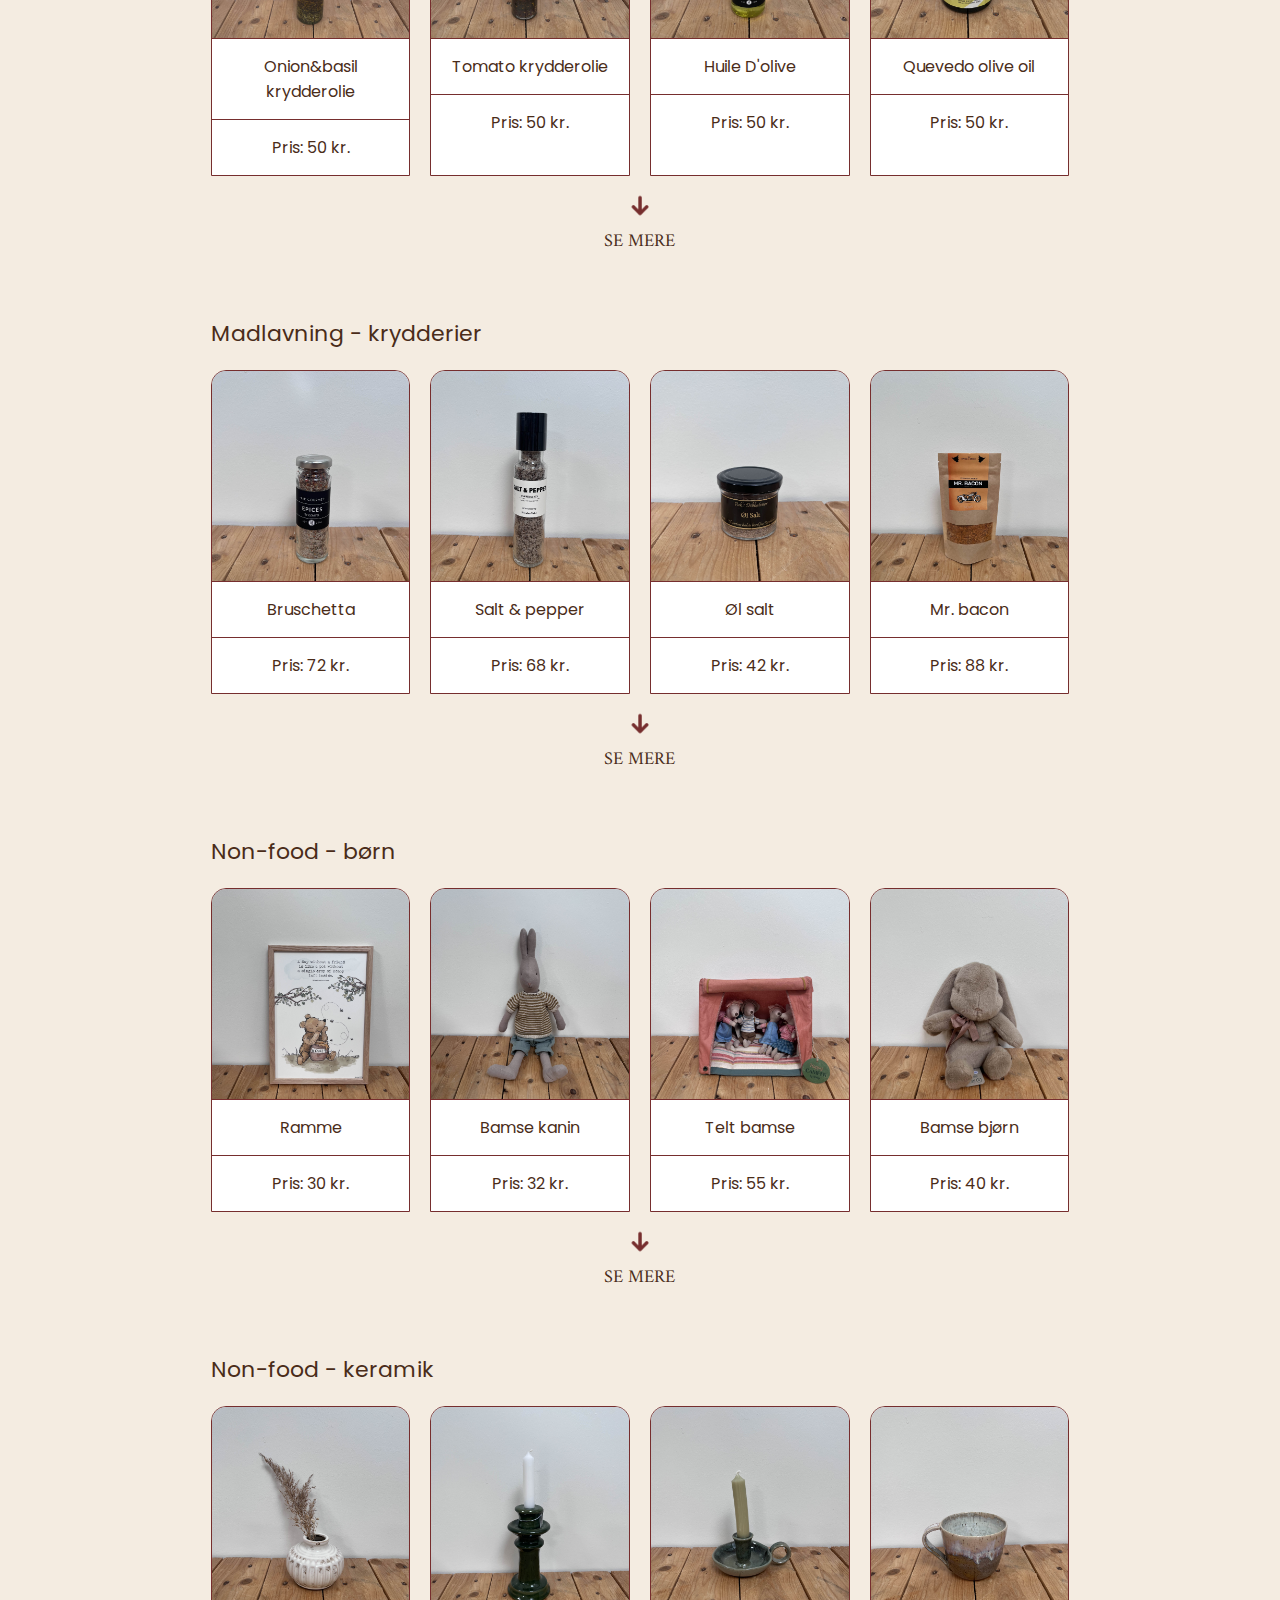
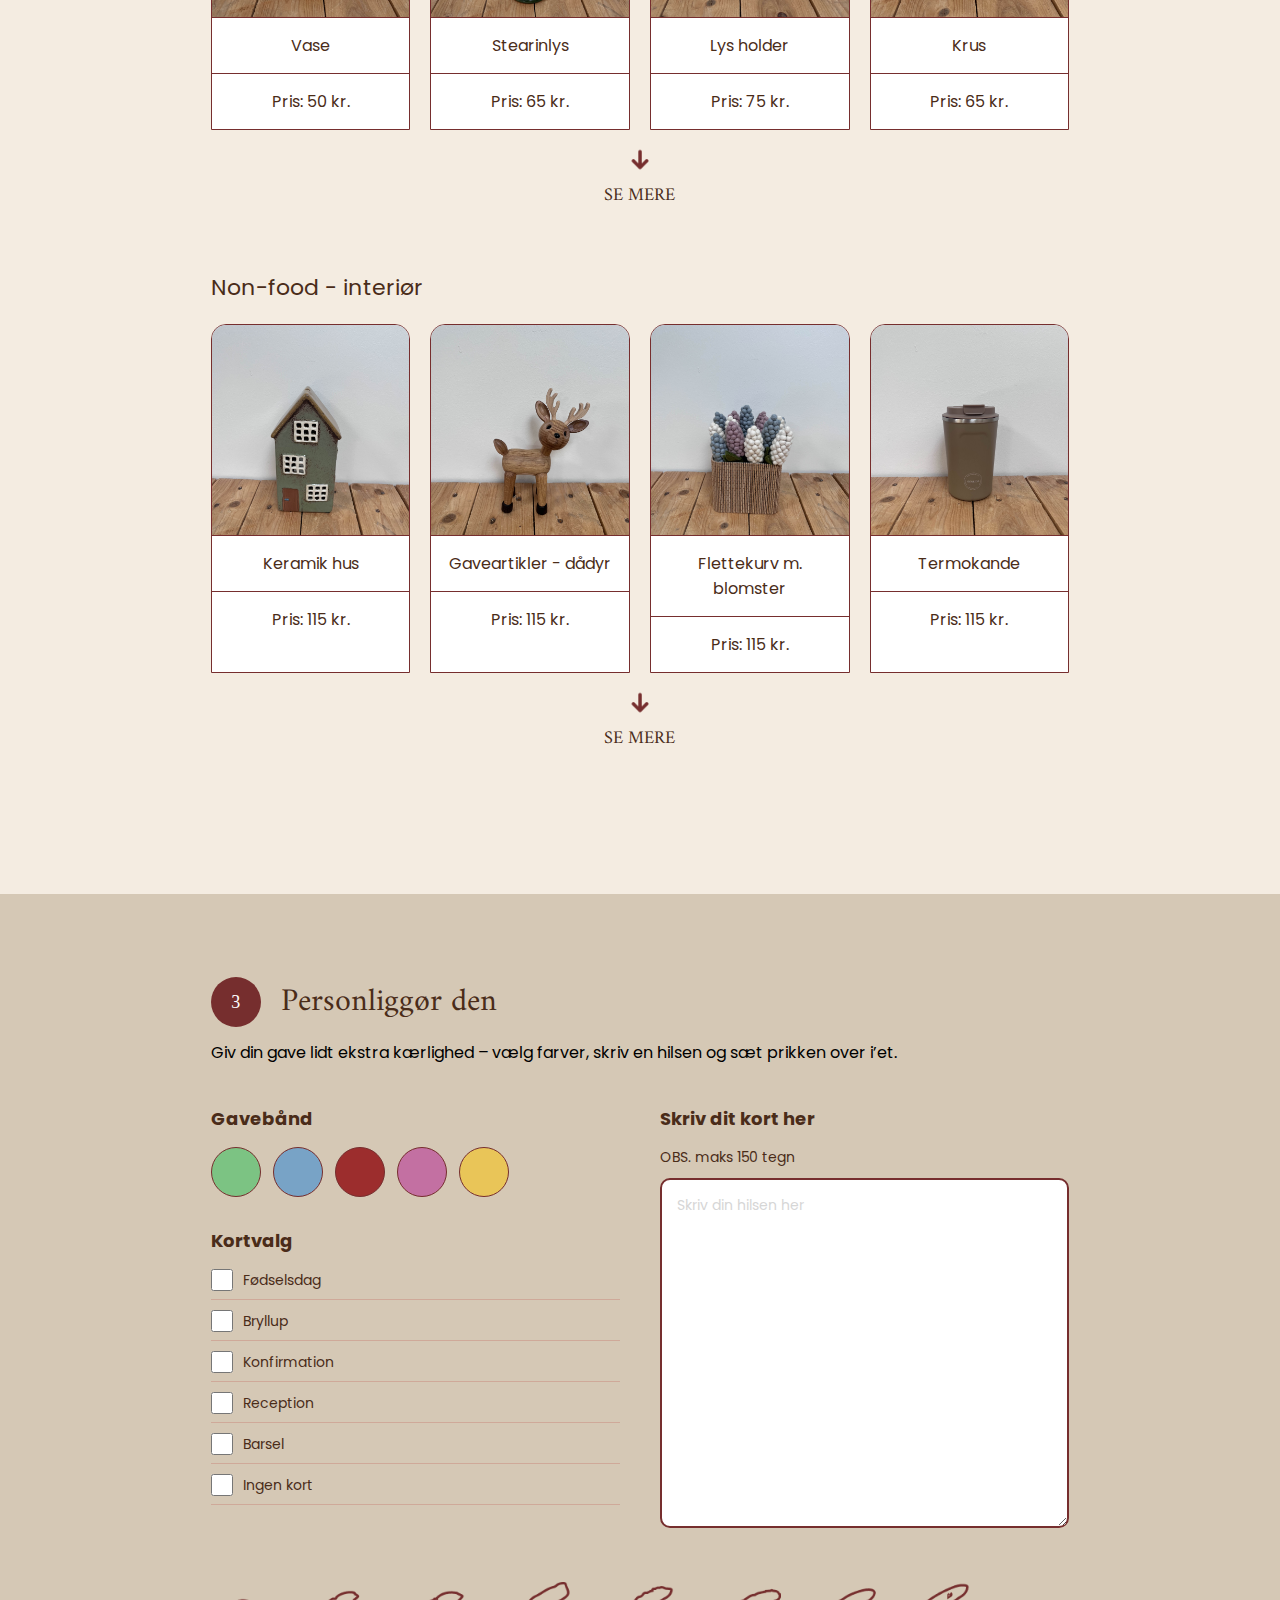
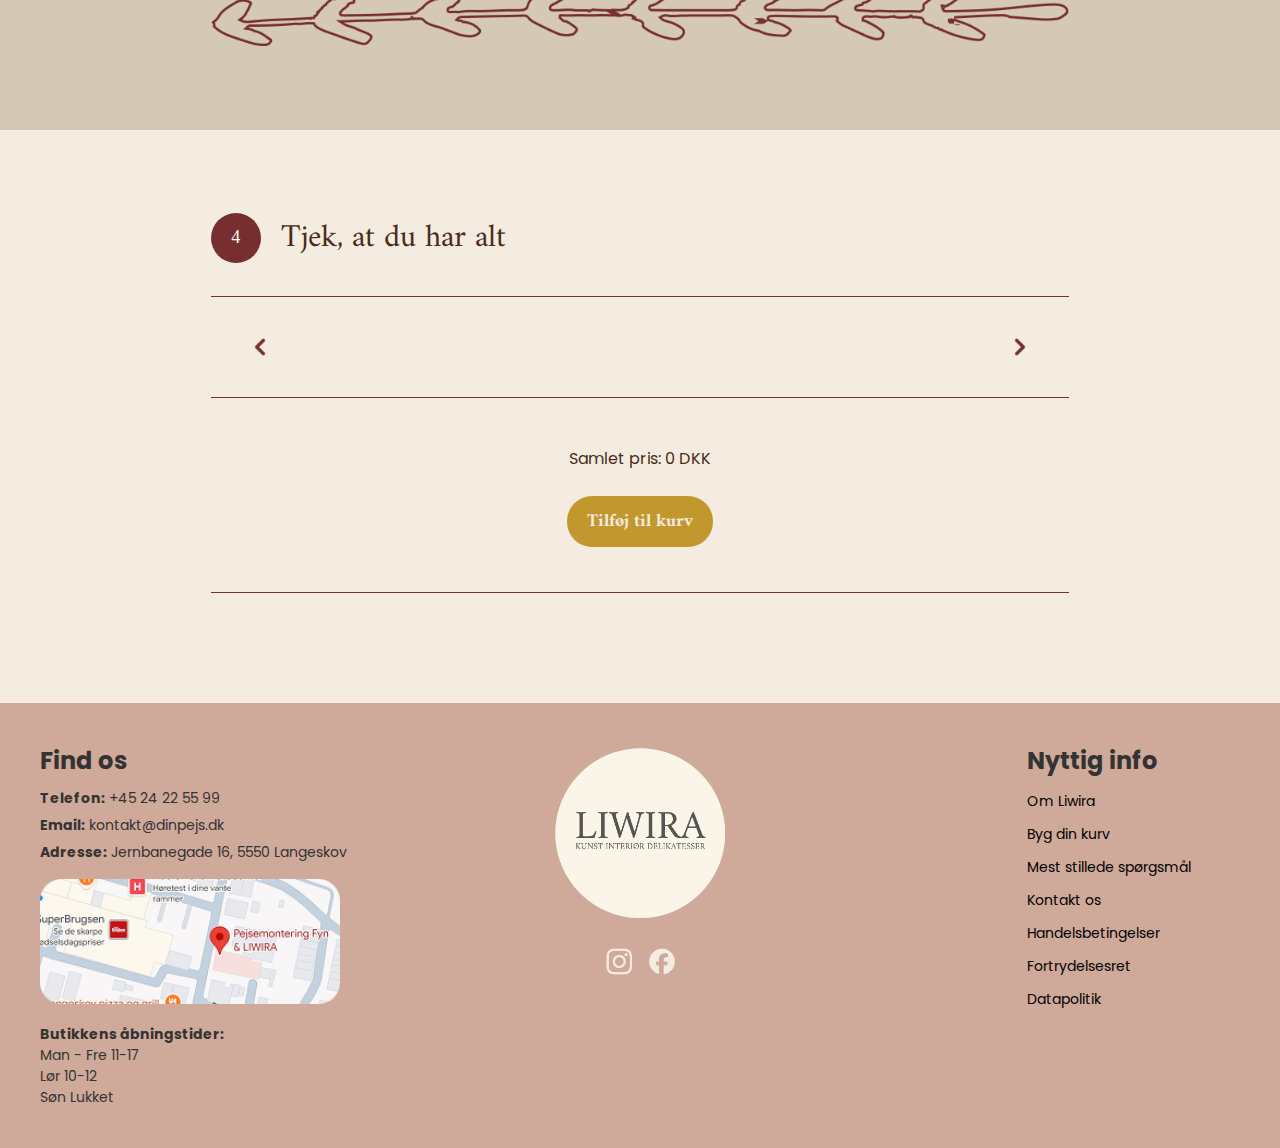
<file: bygkurv.html>
<!DOCTYPE html>
<html lang="da">
  <head>
    <meta charset="UTF-8">
    <meta name="viewport" content="width=device-width, initial-scale=1.0">
    <title>Liwira - byg din kurv</title>

    <!--Amiri-->
    <link href="https://fonts.googleapis.com/css2?family=Amiri:ital,wght@0,400;0,700;1,400;1,700&display=swap" rel="stylesheet">

    <!-- Poppins -->
    <link href="https://fonts.googleapis.com/css2?family=Poppins:wght@400;600;700&display=swap" rel="stylesheet">   

    <link rel="stylesheet" href="style.css">
    <script src="script.js" defer></script>
    <script src="navigationsbar.js" defer></script>
  </head>

  <body>
    <!--navigationsbar-->
    <header id="navbar">
      <a href="index.html"><img id="logo" src="billeder/logo.jpg" alt="Liwira logo"></a>
  
      <ul id="navlinks">
        <li><a href="index.html" class="navactive">Hjem</a></li>
  
        <li class="dropdown">
          <a href="#">Kategorier</a>
          <ul class="submenu">
            <li><img class="navicon" id="bryllupImg" src="billeder/navbar/bryllup.jpg" alt="to ringe"><span>Bryllup</span></li>
            <li><img class="navicon" id="gaverImg" src="billeder/navbar/gave.jpg" alt="en gave"><span>Gaver</span></li>
            <li><img class="navicon" id="maerkedageImg" src="billeder/navbar/markedage.jpg" alt="balloner"><span>Mærkedage</span></li>
            <li><img class="navicon" id="begravelseImg" src="billeder/navbar/begravelse.jpg" alt="kors"><span>Begravelse</span></li>
          </ul>
        </li>
  
        <li class="dropdown">
          <a href="#">Om os</a>
          <ul class="submenu">
            <li>Liwira</li>
            <li>Lisbeth</li>
          </ul>
        </li>
  
        <li><a href="#">Kontakt</a></li>
      </ul>
  
      <div id="iconss">
        <div id="searchcontainer">
          <img id="search" src="billeder/Ikoner/search-alt.png" alt="søge ikon">
          <input type="text" id="searchfelt" placeholder="Søg her...">
        </div>
        <img id="basket" src="billeder/Ikoner/basket.png" alt="indkøbskurv ikon">
        <a href="bygkurv.html" id="buttonnav" class="navactive">Byg din kurv</a>

      </div>
    </header>

    <main>
        <!--forside-->
        <section class="forside-section">
          <div class="content-grid">
            <div class="grid-3-11">
              
              <div class="forside-content"> <!--forside indhold-->
                <div class="forside-left"> <!--venstre side på forsiden-->
                  <h1>BYG DIN EGEN KURV</h1>
          
                    <div class="steps-list"> <!--liste med cirkler og tal i fra 1-5 (trin)-->
                      <div class="step">
                        <div class="step-circle">1</div> <!--stor cirkel med tal i -->
                        <p>Vælg kurv</p> <!--beskrivelse af trin-->
                      </div>

                      <div class="step">
                        <div class="step-circle">2</div>
                        <p>Tilføj indhold</p>
                      </div>

                      <div class="step">
                        <div class="step-circle">3</div>
                        <p>Personliggør den</p>
                      </div>

                      <div class="step">
                        <div class="step-circle">4</div>
                        <p>Tjek, at du har alt</p>
                      </div>

                      <div class="step">
                        <div class="step-circle">5</div>
                        <p>Tilføj til kurv</p>
                      </div>
                    </div>
                </div>
          
                <!--højre side på forsiden-->
                <div class="forside-right">
                  <div class="photo-grid"> <!--collage med forskellige billeder-->
                    <img src="billeder/bygdinkurvforside/gavekurv.jpg" alt="en flot gavekurv med en lille blomst ved siden af" class="photo photo-1">
                    <img src="billeder/bygdinkurvforside/chokolade.jpg" alt="mange varianter af chokolade placeret ved lisbeths disk" class="photo photo-2">
                    <img src="billeder/bygdinkurvforside/butikken.jpg" alt="butikken Liwira udefra" class="photo photo-3">
                    <img src="billeder/bygdinkurvforside/kort.jpg" alt="forskellige kort til forskellige anledninger" class="photo photo-4">
                  </div>
                </div>
              </div>
            </div>
          </div>
        </section>
        
        <!--første trin-->
        <section class="step-one-section">
          <div class="content-grid">
            <div class="grid-3-11">
          
              <div class="catchy-header"> <!--stor tekst inden start af opbygning af kurv-->
                <img src="billeder/grafik/sticker1.png" alt="blomster der er tegnet af os" class="sticker"> <!--klistermærke ved den store tekst-->
                <h2>GOD FORNØJELSE</h2> <!--den store tekst-->
                <img src="billeder/grafik/sticker2.png" alt="blomster der er tegnet af os" class="sticker">
              </div>
          
              <!--større cirkel med trin ved siden af-->
              <div class="step-large">
                <div class="step-circle">1</div>
                <p class="step-text-large">Vælg kurv</p>
              </div>
              
              <!--4 kort med billeder og tekst-->
              <div class="step-cards subcategory" data-category="kurv">
                <div class="step-card" data-item-id="item1"> <!--item til at bruge i javascript-->
                  <img src="billeder/kurv-kategori/kurv/kurv1.jpg" alt="klassisk flettet brun kurv">
                  <p>Klassisk stil</p>
                </div>

                <div class="step-card" data-item-id="item2">
                  <img src="billeder/kurv-kategori/kurv/kurv2.jpg" alt="sort papkurv">
                  <p>Sort papkurv</p>
                </div>

                <div class="step-card" data-item-id="item3">
                  <img src="billeder/kurv-kategori/kurv/kurv3.jpg" alt="noget sort stofkurv">
                  <p>Sort stofkurv</p>
                </div>

                <div class="step-card" data-item-id="item4">
                  <img src="billeder/kurv-kategori/kurv/kurv4.jpg" alt="brun/orange aflang flette kurv">
                  <p>Rustik fletkurv</p>
                </div>
              </div>
            </div>
          </div>
        </section>

        <!--anden trin-->
        <section class="two-section">
          <div class="content-grid">
            <div class="grid-3-11">
          
              <div class="trin-header">
                <div class="step-circle">2</div>
                <div class="trin-heading-texts">
                  <h2 class="step-text-large">Tilføj ønsket indhold</h2>
                </div>
              </div>
              
              <!--første kategori under andet trin-->
              <div class="subcategory" data-category="varm">
                <p class="subcategory-title">Drikkelse - varme drikke</p>

                <div class="step-cards">
                  <div class="step-card" data-item-id="item5">
                    <img src="billeder/kurv-kategori/drikkelse/varmedrikke1.jpg" alt="en pose kvæde te">
                    <p>Kvæde the med æble</p>
                  </div>

                  <div class="step-card" data-item-id="item6">
                    <img src="billeder/kurv-kategori/drikkelse/varmedrikke2.jpg" alt="dåse varm kakao">
                    <p>Hot cacao - truffle mix</p>
                  </div>

                  <div class="step-card" data-item-id="item7">
                    <img src="billeder/kurv-kategori/drikkelse/varmedrikke3.jpg" alt="dåse sort te">
                    <p>Chai - black tea</p>
                  </div>
                  
                  <div class="step-card" data-item-id="item8">
                    <img src="billeder/kurv-kategori/drikkelse/varmedrikke4.jpg" alt="en pose kaffe">
                    <p>Langeskov kaffen</p>
                  </div>
                </div>

                <!--se mere pil-->
                <div class="toggle-more" onclick="toggleCircles(this)">
                  <img src="billeder/Ikoner/arrow-down-stroke.png" alt="pil der peger ned" class="arrow">
                  <p class="toggle-text">SE MERE</p>
                </div>
              </div>

              <!--anden kategori under andet trin-->
              <div class="subcategory" data-category="juice">
                <p class="subcategory-title">Drikkelse - juice</p>

                <div class="step-cards">
                  <div class="step-card" data-item-id="item9">
                    <img src="billeder/kurv-kategori/drikkelse/juice1.jpg" alt="granatæble, æblemost">
                    <p>Æblemost granatæble</p>
                  </div>

                  <div class="step-card" data-item-id="item10">
                    <img src="billeder/kurv-kategori/drikkelse/juice2.jpg" alt="rabarber æblemost">
                    <p>Æblemost med rabarber</p>
                  </div>
                      
                  <div class="step-card" data-item-id="item11">
                    <img src="billeder/kurv-kategori/drikkelse/juice3.jpg" alt="æblemost">
                    <p>Æblemost</p>
                  </div>
                  
                  <div class="step-card" data-item-id="item12"> 
                    <img src="billeder/kurv-kategori/drikkelse/juice4.jpg" alt="jordbær æblemost">
                    <p>Æblemost med jordbær</p>
                  </div>
                </div>
                    
                <div class="toggle-more" onclick="toggleCircles(this)">
                  <img src="billeder/Ikoner/arrow-down-stroke.png" alt="pil der peger ned" class="arrow">
                  <p class="toggle-text">SE MERE</p>
                </div>
              </div>

              <!--tredje kategori under andet trin-->
              <div class="subcategory" data-category="vin">
                <p class="subcategory-title">Drikkelse - vin</p>
                
                <div class="step-cards">
                  <div class="step-card" data-item-id="item13">
                    <img src="billeder/kurv-kategori/drikkelse/vin1.jpg" alt="glas vin">
                    <p>Domaine Philippe</p>
                  </div>

                  <div class="step-card" data-item-id="item14">
                    <img src="billeder/kurv-kategori/drikkelse/vin2.jpg" alt="endnu en vin">
                    <p>Auturny Doririe</p>
                  </div>
                      
                  <div class="step-card" data-item-id="item15">
                    <img src="billeder/kurv-kategori/drikkelse/vin3.jpg" alt="endnu en">
                    <p>Alsace Riesling</p>
                  </div>
                      
                  <div class="step-card" data-item-id="item16">
                    <img src="billeder/kurv-kategori/drikkelse/vin4.jpg" alt="en sidste vin ">
                    <p>H. Lubes Thörnicher</p>
                  </div>
                </div>
                
                <div class="toggle-more" onclick="toggleCircles(this)">
                  <img src="billeder/Ikoner/arrow-down-stroke.png" alt="pil der peger ned" class="arrow">
                  <p class="toggle-text">SE MERE</p>
                </div>
              </div>

              <!--fjerde kategori under andet trin-->
              <div class="subcategory" data-category="alkohol">
                <p class="subcategory-title">Drikkelse - øl</p>

                <div class="step-cards">
                  <div class="step-card" data-item-id="item17">
                    <img src="billeder/kurv-kategori/drikkelse/alkohol1.jpg" alt="øl fra kerteminde bryggeri">
                    <p>Kongshøj klassikeren</p>
                  </div>

                  <div class="step-card" data-item-id="item18">
                    <img src="billeder/kurv-kategori/drikkelse/alkohol2.jpg" alt="øl fra kerteminde bryggeri">
                    <p>Kratluskeren</p>
                  </div>

                  <div class="step-card" data-item-id="item19">
                    <img src="billeder/kurv-kategori/drikkelse/alkohol3.jpg" alt="øl fra kerteminde bryggeri">
                    <p>Blondinen</p>
                  </div>

                  <div class="step-card" data-item-id="item20">
                    <img src="billeder/kurv-kategori/drikkelse/alkohol4.jpg" alt="øl fra kerteminde bryggeri">
                    <p>Alkymisten</p>
                  </div>
                </div>
                
                <div class="toggle-more" onclick="toggleCircles(this)">
                  <img src="billeder/Ikoner/arrow-down-stroke.png" alt="pil der peger ned" class="arrow">
                  <p class="toggle-text">SE MERE</p>
                </div>
              </div>
              <img src="billeder/grafik/grafik.png" alt="grafik vi selv har tegnet til at give plads til noget andet, så det ikke bliver overvældende med så meget indhold" class="trend-divider">
            </div>
          </div>
        </section>

        <!--flere kategorier-->
        <section class="kategori-sektion">
          <div class="content-grid">
            <div class="grid-3-11">
                
              <!--femte kategori under andet trin-->
              <div class="subcategory" data-category="karamel">
                <h2 class="subcategory-title"> . </h2>
                <p class="subcategory-title">Delikatesse - karameller</p>

                <div class="step-cards">
                  <div class="step-card" data-item-id="item21">
                    <img src="billeder/kurv-kategori/delikatesse/karameller1.jpg" alt="dansk saltet karamel">
                    <p>Salty danish caramels</p>
                  </div>
                    
                  <div class="step-card" data-item-id="item22">
                    <img src="billeder/kurv-kategori/delikatesse/karameller2.jpg" alt="bornholmske karameller med klassisk fløde">
                    <p>Bornholmske karameller</p>
                  </div>
                    
                  <div class="step-card" data-item-id="item23">
                    <img src="billeder/kurv-kategori/delikatesse/karameller3.jpg" alt="håndlavede karameller">
                    <p>Håndlavede karameller</p>
                  </div>
                    
                  <div class="step-card" data-item-id="item24">
                    <img src="billeder/kurv-kategori/delikatesse/karameller4.jpg" alt="karameller med havsalt">
                    <p>Klasik karamel & seasalt</p>
                  </div>
                </div>
                
                <div class="toggle-more" onclick="toggleCircles(this)">
                  <img src="billeder/Ikoner/arrow-down-stroke.png" alt="pil der peger ned" class="arrow">
                  <p class="toggle-text">SE MERE</p>
                </div>
              </div>
          
              <!--sjette kategori under andet trin-->
              <div class="subcategory" data-category="snack">
                <p class="subcategory-title">Delikatesse - sprøde snacks</p>

                <div class="step-cards">
                  <div class="step-card" data-item-id="item25">
                    <img src="billeder/kurv-kategori/delikatesse/snack1.jpg" alt="saltede cashewnødder">
                    <p>Saltede cashewnødder</p>
                  </div>

                  <div class="step-card" data-item-id="item26">
                    <img src="billeder/kurv-kategori/delikatesse/snack2.jpg" alt="kartoffel chips med oliven olie og himalaya salt">
                    <p>Gourmet potatochips</p>
                  </div>

                  <div class="step-card" data-item-id="item27">
                    <img src="billeder/kurv-kategori/delikatesse/snack3.jpg" alt="nogle vegan crackers med oliven olie">
                    <p>Artisah vegan crackers</p>
                  </div>
                    
                  <div class="step-card" data-item-id="item28">
                    <img src="billeder/kurv-kategori/delikatesse/snack4.jpg" alt="saltede mandler">
                    <p>Saltede mandler</p>
                  </div>
                </div>
                
                <div class="toggle-more" onclick="toggleCircles(this)">
                  <img src="billeder/Ikoner/arrow-down-stroke.png" alt="pil der peger ned" class="arrow">
                  <p class="toggle-text">SE MERE</p>
                </div>
              </div>
          
              <!--syvende kategori under andet trin-->
              <div class="subcategory" data-category="marmelade">
                <p class="subcategory-title">Delikatesse - marmelade</p>
                
                <div class="step-cards">
                  <div class="step-card" data-item-id="item29">
                    <img src="billeder/kurv-kategori/delikatesse/marmelade1.jpg" alt="æble gele">
                    <p>Æble gele</p>
                  </div>

                  <div class="step-card" data-item-id="item30">
                    <img src="billeder/kurv-kategori/delikatesse/marmelade2.jpg" alt="økologisk marmelade med vanilje">
                    <p>marmelade med vanilje</p>
                  </div>

                  <div class="step-card" data-item-id="item31">
                    <img src="billeder/kurv-kategori/delikatesse/marmelade3.jpg" alt="kirsebær marmelade med lakrids">
                    <p>Kirsebær m. lakrids</p>
                  </div>

                  <div class="step-card" data-item-id="item32">
                    <img src="billeder/kurv-kategori/delikatesse/marmelade4.jpg" alt="økologisk rabarber marmelade">
                    <p>Rabarber marmelade</p>
                  </div>
                </div>

                <div class="toggle-more" onclick="toggleCircles(this)">
                  <img src="billeder/Ikoner/arrow-down-stroke.png" alt="pil der peger ned" class="arrow">
                  <p class="toggle-text">SE MERE</p>
                </div>
              </div>
            </div>
          </div>
        </section>
        
        <!--mange flere kategorier-->
        <section class="non-food-sektion">
          <div class="content-grid">
            <div class="grid-3-11">
          
              <!--ottende kategori under andet trin-->
              <div class="subcategory" data-category="olie">
                <h2 class="subcategory-title">Madlavning - olie</h2>
                
                <div class="step-cards">
                  <div class="step-card" data-item-id="item33">
                    <img src="billeder/kurv-kategori/madlavning/olie1.jpg" alt="løg og basil krydderolie">
                    <p>Onion&basil krydderolie</p>
                  </div>

                  <div class="step-card" data-item-id="item34">
                    <img src="billeder/kurv-kategori/madlavning/olie2.jpg" alt="tomat og hvidløgs kryddderolie">
                    <p>Tomato krydderolie</p>
                  </div>

                  <div class="step-card" data-item-id="item35">
                    <img src="billeder/kurv-kategori/madlavning/olie3.jpg" alt="olivenolie">
                    <p>Huile D'olive</p>
                  </div>
                    
                  <div class="step-card" data-item-id="item36">
                    <img src="billeder/kurv-kategori/madlavning/olie4.jpg" alt="olivenolie med ekstra eddikke">
                    <p>Quevedo olive oil</p>
                  </div>
                </div>
                
                <div class="toggle-more" onclick="toggleCircles(this)">
                  <img src="billeder/Ikoner/arrow-down-stroke.png" alt="pil der peger ned" class="arrow">
                  <p class="toggle-text">SE MERE</p>
                </div>
              </div>

              <!--niende kategori under andet trin-->
              <div class="subcategory" data-category="krydderier">
                <p class="subcategory-title">Madlavning - krydderier</p>
                  
                <div class="step-cards">
                  <div class="step-card" data-item-id="item37">
                    <img src="billeder/kurv-kategori/madlavning/krydderi1.jpg" alt="bruschetta krydderier">
                    <p>Bruschetta</p>
                  </div>
                      
                  <div class="step-card" data-item-id="item38">
                    <img src="billeder/kurv-kategori/madlavning/krydderi2.jpg" alt="salt og pepper">
                    <p>Salt & pepper</p>
                  </div>
                      
                  <div class="step-card" data-item-id="item39">
                    <img src="billeder/kurv-kategori/madlavning/krydderi3.jpg" alt="øl salt">
                    <p>Øl salt</p>
                  </div>
                      
                  <div class="step-card" data-item-id="item40">
                    <img src="billeder/kurv-kategori/madlavning/krydderi4.jpg" alt="mr. bacon">
                    <p>Mr. bacon</p>
                  </div>
                </div>
                
                <div class="toggle-more" onclick="toggleCircles(this)">
                  <img src="billeder/Ikoner/arrow-down-stroke.png" alt="pil der peger ned" class="arrow">
                  <p class="toggle-text">SE MERE</p>
                </div>
              </div>
          
              <!--tiende kategori under andet trin-->
              <div class="subcategory" data-category="baby">
                <p class="subcategory-title">Non-food - børn</p>
                
                <div class="step-cards">
                  <div class="step-card" data-item-id="item41">
                    <img src="billeder/kurv-kategori/nonfood/baby1.jpg" alt="billederamme">
                    <p>Ramme</p>
                  </div>
                    
                  <div class="step-card" data-item-id="item42">
                    <img src="billeder/kurv-kategori/nonfood/baby2.jpg" alt="kaninbamse">
                    <p>Bamse kanin</p>
                  </div>
                    
                  <div class="step-card" data-item-id="item43">
                    <img src="billeder/kurv-kategori/nonfood/baby3.jpg" alt="et mini telt med små bamser i">
                    <p>Telt bamse</p>
                  </div>
                    
                  <div class="step-card" data-item-id="item44">
                    <img src="billeder/kurv-kategori/nonfood/baby4.jpg" alt="en bamsebjørn">
                    <p>Bamse bjørn</p>
                  </div>
                </div>
                
                <div class="toggle-more" onclick="toggleCircles(this)">
                  <img src="billeder/Ikoner/arrow-down-stroke.png" alt="pil der peger ned" class="arrow">
                  <p class="toggle-text">SE MERE</p>
                </div>
              </div>

              <!--ellevte kategori under andet trin-->
              <div class="subcategory" data-category="keramik">
                <p class="subcategory-title">Non-food - keramik</p>
                  
                <div class="step-cards">
                  <div class="step-card" data-item-id="item45">
                    <img src="billeder/kurv-kategori/nonfood/keramik1.jpg" alt="hvid vase med falsk plante i">
                    <p>Vase</p>
                  </div>
                      
                  <div class="step-card" data-item-id="item46">
                    <img src="billeder/kurv-kategori/nonfood/keramik2.jpg" alt="lysholde i farven grøn">
                    <p>Stearinlys</p>
                  </div>
                      
                  <div class="step-card" data-item-id="item47">
                    <img src="billeder/kurv-kategori/nonfood/keramik3.jpg" alt="grøn lyseholder">
                    <p>Lys holder</p>
                  </div>
                      
                  <div class="step-card" data-item-id="item48">
                    <img src="billeder/kurv-kategori/nonfood/keramik4.jpg" alt="keramik krus">
                    <p>Krus</p>
                  </div>
                </div>
                    
                <div class="toggle-more" onclick="toggleCircles(this)">
                    <img src="billeder/Ikoner/arrow-down-stroke.png" alt="pil der peger ned" class="arrow">
                    <p class="toggle-text">SE MERE</p>
                </div>
              </div>
              
              <!--tolvte kategori under andet trin-->
              <div class="subcategory" data-category="bolig">
                <p class="subcategory-title">Non-food - interiør</p>
                
                <div class="step-cards">
                  <div class="step-card" data-item-id="item49">
                    <img src="billeder/kurv-kategori/nonfood/bolig1.jpg" alt="et grønt keramik hus">
                    <p>Keramik hus</p>
                  </div>
                      
                  <div class="step-card" data-item-id="item50">
                    <img src="billeder/kurv-kategori/nonfood/bolig2.jpg" alt="en gaveartikel i træ som ligner et dådyr">
                    <p>Gaveartikler - dådyr</p>
                  </div>
                      
                  <div class="step-card" data-item-id="item51">
                    <img src="billeder/kurv-kategori/nonfood/bolig3.jpg" alt="en flettekurv med falske kreative selvlavede blomsyer">
                    <p>Flettekurv m. blomster</p>
                  </div>
                      
                  <div class="step-card" data-item-id="item52">
                    <img src="billeder/kurv-kategori/nonfood/bolig4.jpg" alt="termokande">
                    <p>Termokande</p>
                  </div>
                </div>
                
                <div class="toggle-more" onclick="toggleCircles(this)">
                  <img src="billeder/Ikoner/arrow-down-stroke.png" alt="pil der peger ned" class="arrow">
                  <p class="toggle-text">SE MERE</p>
                </div>
              </div>
            </div>
          </div>
        </section>

        <!--personliggør-->
        <section class="personaliser-section">
          <div class="content-grid">
            <div class="grid-3-11">
                
              <div class="trin-header">
                <div class="step-circle">3</div>
                <div class="trin-heading-texts">   
                  <p class="step-text-large">Personliggør den</p>
                </div>
              
                </div>
                  <p class="trin-description">Giv din gave lidt ekstra kærlighed – vælg farver, skriv en hilsen og sæt prikken over i’et.</p>
                  <div class="personaliser-grid">
          
                    <!--venstre side af siden-->
                    <div class="personaliser-left">
                      <div class="personaliser-section-block">
                        <h4 class="personaliser-subtitle">Gavebånd</h4><!--overskrift på første indhold-->

                        <!--cirklerne til farvevalg af gavebånd-->
                        <div class="color-options">
                          <div class="color-circle" style="background-color: #7CC383;"></div>
                          <div class="color-circle" style="background-color: #78A3C6;"></div>
                          <div class="color-circle" style="background-color: #9C2D2D;"></div>
                          <div class="color-circle" style="background-color: #C370A2;"></div>
                          <div class="color-circle" style="background-color: #E9C558;"></div>
                        </div>
                      </div>
          
                      <div class="personaliser-section-block">
                        <h4 class="personaliser-subtitle">Kortvalg</h4> <!--andet indhold-->
                        
                        <!--afkrydsningsliste-->
                        <div class="checkbox-group">
                          <label><input type="checkbox"> Fødselsdag</label>
                          <label><input type="checkbox"> Bryllup</label>
                          <label><input type="checkbox"> Konfirmation</label>
                          <label><input type="checkbox"> Reception</label>
                          <label><input type="checkbox"> Barsel</label>
                          <label><input type="checkbox"> Ingen kort</label>
                        </div>
                      </div>
                    </div>
          
                    <!--højre side af siden-->
                    <div class="personaliser-right">
                      <h4 class="personaliser-subtitle">Skriv dit kort her</h4>
                      <p class="note-hint">OBS. maks 150 tegn</p>
                      <textarea class="note-input" placeholder="Skriv din hilsen her"></textarea> <!--input note til at skrive hilsen-->
                    </div>
                  </div>
                  <img src="billeder/grafik/grafik3.png" alt="grafik vi selv har lavet til en adskillelse fra sektionerne" class="trend-divider">
                </div>
              </div>
        </section>
        
        <!--dobbelttjekke side-->
        <section class="checkout-section">
          <div class="content-grid">
            <div class="grid-3-11">
          
              <div class="trin-header">
                <div class="step-circle">4</div>
                <div class="trin-heading-texts">
                  <h2 class="step-text-large">Tjek, at du har alt</h2>
                </div>
              </div>
          
              <hr class="divider"> <!--linjen imellem forskellige elementer-->
          
              <!--containeren hvor produkter og alt andet indhold er i-->
              <div class="checkout-slider-container">
                <img class="pil left-arrow" src="billeder/Ikoner/chevron-left.png" alt="pil der peger venstre"> 
                  
                <!--når der tilføjes varer: resten inde på javascript-->
                <div class="checkout-items-wrapper">
                  <div class="checkout-items" id="checkoutItems"></div>
                </div>
                  
                <img class="pil right-arrow" src="billeder/Ikoner/chevron-right.png" alt="pil der peger højre">
              </div>
          
              <hr class="divider">
          
              <!--efter den boks-->
              <div class="checkout-summary">
                <div id="discountMessage" style="margin-bottom: 8px; font-weight: bold; color: #007700;"></div> <!--rabat-->
                <p>Samlet pris: <span id="totalPrice">0 DKK</span></p> <!--samlede pris-->
                <button class="trend-button">Tilføj til kurv</button>
              </div>

              <hr class="divider">
            </div>
          </div>
        </section>   
    </main>

    <!--footer-->
    <footer class="footer">
      <div class="footer-grid">

        <!--venstre side af footeren-->
        <div class="footer-left">
          <h2>Find os</h2>
          <ul class="contact-info">
            <li><strong>Telefon:</strong> <span>+45 24 22 55 99</span></li>
            <li><strong>Email:</strong> <span>kontakt@dinpejs.dk</span></li>
            <li><strong>Adresse:</strong> <span>Jernbanegade 16, 5550 Langeskov</span></li>
          </ul>
          <img src="billeder/footer/maps.jpg" alt="billede af et kort fra maps af liwiras lokation" class="map-image">
          <p class="opening-hours"><strong>Butikkens åbningstider:</strong><br>Man - Fre 11-17 <br>Lør 10-12 <br>Søn Lukket</p>
        </div>
  
        <!--midten af footeren-->
        <div class="footer-center">
          <img src="billeder/logo.jpg" alt="liwira logo" class="footer-logo">
          <img src="billeder/footer/sociale.png" alt="instagram og facebook ikoner" class="under-logo-img">
        </div>
  
        <!--højre side af footeren-->
        <div class="footer-right">
          <h2>Nyttig info</h2>
          <ul class="info-links">
            <li><a href="#">Om Liwira</a></li>
            <li><a href="#">Byg din kurv</a></li>
            <li><a href="#">Mest stillede spørgsmål</a></li>
            <li><a href="#">Kontakt os</a></li>
            <li><a href="#">Handelsbetingelser</a></li>
            <li><a href="#">Fortrydelsesret</a></li>
            <li><a href="#">Datapolitik</a></li>
          </ul>
        </div>
      </div>
    </footer>
  </body>
</html>
</file>
<file: style.css>
body, html {
    height: 100%;
    font-family: Georgia, 'Times New Roman', Times, serif;
}

/*alle elementer*/
* {
    margin: 0; 
    padding: 0; 
    box-sizing: border-box;
}

/*glidende overgang når skærm justeres*/
body, header, main, footer, div, section {
  transition: width 0.3s ease, padding 0.3s ease, margin 0.3s ease, font-size 0.3s ease;
}

/*---------- navigationsbaren ----------*/
#navbar {
  background-color: #CFA999;
  display: flex;
  align-items: center;
  justify-content: space-between;
  padding: 50px 20px; /* Øget padding for tykkelse */
  position: fixed;
  top: 0;
  width: 100%;
  z-index: 1000;
  height: 80px; /* Tilføj en fast højde hvis du vil sikre visuel ensartethed */
}

#logo {
  height: 55px;
  margin-top: 5px;
}

#navlinks {
  list-style: none;
  display: flex;
  align-items: center; /* <- Dette centrerer lodret */
  gap: 2rem;
  margin: 0;
  padding: 0;
  height: 100%;
}

#navlinks li {
  position: relative;
}

#navlinks a {
  text-decoration: none;
  color: #762E2E;
  font-size: 18px;
  transition: color 0.3s;
}

#navlinks a:hover {
  color: #fff;
}

.navactive {
  border-bottom: 2px solid #762E2E;
  font-weight: bold;
}

.dropdown:hover .submenu {
  display: block;
}

.submenu {
  display: none;
  position: absolute;
  background-color: #CFA999;
  list-style: none;
  padding: 0.5rem;
  margin: 0;
  z-index: 999;
  top: 100%;
  left: 0;
  min-width: 180px;
  box-shadow: 0 2px 6px rgba(0, 0, 0, 0.1);
}

.submenu li {
  display: flex;
  align-items: center;
  gap: 0.5rem;
  padding: 0.3rem 0;
}

.submenu li:hover {
  background-color: #eee;
}

.navicon {
  width: 20px;
  height: 20px;
}

#iconss {
  display: flex;
  align-items: center;
  gap: 1rem;
}

#searchcontainer {
  display: flex;
  align-items: center;
}

#search, #basket {
  width: 28px;
  height: 28px;
  cursor: pointer;
  object-fit: contain;
}

#search {
  width: 24px;
  height: 24px;
  cursor: pointer;
}

#searchfelt {
  display: none;
  padding: 5px;
  font-family: 'Amiri', serif;
  border: 1px solid #762E2E;
  margin-left: 8px;
  font-size: 16px;
}

#searchfelt.show {
  display: inline-block;
}

#basket {
  width: 24px;
  height: 24px;
  cursor: pointer;
}

#buttonnav {
  background-color: #762E2E;
  color: #F4ECE1;
  font-family: 'Amiri', serif;
  padding: 15px 30px;
  border: none;
  cursor: pointer;
  font-size: 16px;
  border-radius: 50px;
  display: inline-block; 
  font-weight: normal;
  text-decoration: none;
}

#buttonnav:hover {
  color: #762E2E;
  background-color: #C2982E;
}

/* ---------- responsiv til mindre skærme ---------- */
@media screen and (max-width: 768px) {
  #navbar {
    flex-direction: column;
    align-items: center;
    padding: 20px 10px;
    height: auto;
  }

  #logo {
    height: 40px;
    margin: 0;
  }

  #navlinks {
    flex-direction: column;
    align-items: center;
    gap: 1rem;
    margin-top: 10px;
    width: 100%;
  }

  #navlinks a {
    font-size: 16px;
  }

  .submenu {
    position: static;
    box-shadow: none;
    background-color: transparent;
  }

  .dropdown:hover .submenu {
    display: none;
  }

  .dropdown .submenu {
    display: none;
  }

  .dropdown.open .submenu {
    display: block;
  }

  .submenu li {
    padding: 0.5rem;
    background-color: #f4ece1;
    margin: 2px 0;
    border-radius: 5px;
  }

  #iconss {
    margin-top: 10px;
    justify-content: center;
    gap: 0.5rem;
  }

  #search, #basket {
    width: 20px;
    height: 20px;
  }

  #searchfelt {
    width: 120px;
    font-size: 14px;
  }

  #buttonnav {
    font-size: 14px;
    padding: 10px 20px;
    border-radius: 30px;
    margin-top: 10px;
  }
}


/*---------- grid ----------*/
.content-grid {
    display: grid; /*grid aktiveres*/
    grid-template-columns: repeat(13, 1fr); /*13 grid anvendes, altså i kolonner*/
    max-width: 1400px;
    margin: 0 auto;
    padding: 0 20px;
  }
  
.grid-3-11 {
    grid-column: 3 / 12; /*alt indhold skal være mellem 3 til 12*/
}

/*---------- forside ----------*/
.hero {
    position: relative;
    height: 100vh;
    width: 100%;
    overflow: hidden; /*hvis billeder er større skjules overflow*/
}
  
.hero-img {
    position: absolute;
    top: 0;
    left: 0;
    width: 100%;
    height: 100%;
    object-fit: cover; /*billedet passer ind uden at ændre i plan*/
    z-index: 1; /*ligger nederst*/
}
  
.hero-overlay {
    position: absolute;
    top: 0;
    left: 0;
    height: 100%;
    width: 100%;
    background-color: rgba(255, 255, 255, 0.287); /*hvid overlay med opacitet på 28,7%*/
    display: flex; /*gør det muligt at justrere med f.eks. justify-content og align-items*/
    align-items: center;
    z-index: 2; /*ovenpå billedet*/
    justify-content: center; 
    text-align: center;
}

.hero-content {
    z-index: 3;
    text-align: center;
}
  
.hero-content h1 {
    color: #762E2E;
    font-size: 80px;
    margin-bottom: 20px;
    font-family: 'Times new Roman', sans-serif;
}
  
.btn-hero {
    background-color: #762E2E;
    font-family: 'Amiri', serif;
    color: #F4ECE1;
    padding: 15px 30px;
    font-size: 16px;
    text-decoration: none; /*ingen understregning*/
    border-radius: 50px;
    display: inline-block; 
}
  
.btn-hero:hover {
  color: #762E2E;
  background-color: #C2982E;
}

/* ---------- responsiv til mindre skærme ---------- */
@media (max-width: 768px) {
  .hero {
    margin-top: 150px;
  }
  
  .hero-content h1 {
    font-size: 44px;
    margin-bottom: 15px;
  }

  .btn-hero {
    padding: 10px 20px;
    font-size: 14px;
    margin-top: 10px;
  }

  .hero-overlay {
    flex-direction: column;
  }

  .hero-content {
    text-align: center;
  }
}

/*---------- trend sektion ----------*/
.trends-section {
    padding: 60px 0;
    background-color: #F4ECE1;
    position: relative;
}

.section-title {
    font-size: 34px;
    font-family: 'Amiri', serif;
    color: #4A2C19;
    text-align: center;
}
  
.section-subtext {
    font-size: 18px;
    font-family: 'Poppins', sans-serif;
    color: #4A2C19;
    text-align: center;
    margin-bottom: 15px;
    margin-top: 1px;
}

/*container for alle 4 rektanger*/
.trends-gallery {
    display: flex;
    gap: 30px;
}
  
.trend-card-wrapper {
    display: flex;
    flex-direction: column; /*kolonne*/
    align-items: center;
    width: calc(25% - 22.5px); /*der vises 4 kort med lidt mellemrum */
    overflow: visible; /*når noget går ud fra dens grænse så vises det uden at ændre layout*/
    position: relative; 
}

.trend-card {
    width: 100%;
    background-color: #ffffff;
    display: flex;
    flex-direction: column;
    overflow: visible;
    border: 1px solid #762E2E; 
    border-radius: 50px 50px 0 0; /*toppen runde kanter, bunden spidse*/
    position: relative;
    z-index: 2;
}

.trend-card a {
  text-decoration: none;
}

.trend-card a img {
  display: block;
  border: none;
}


/*det grønne mærke på billedet*/
.label-tag {
    position: absolute;
    top: 10%;
    right: -25px;
    background-color: #97BA94;
    color: #4A2C19;
    padding: 8px 20px;
    border-radius: 15px;
    font-size: 14px;
    white-space: nowrap; /*tekst går ikke ned til en ny linje, forbliver på en linje*/
    z-index: 9999; 
}

.trend-card img {
    width: 100%;
    height: 200px; 
    object-fit: cover;
    position: relative;
    z-index: 1;
    border-radius: 50px 50px 0 0;
}
  
.card-text {
    padding: 15px;
    font-family: 'Poppins', sans-serif;
    font-size: 14px;
    color: #4A2C19;
    border-top: 1px solid #762E2E; 
    text-align: center;
}

.trend-button {
  display: inline-block;
  background-color: #C2982E;
  color: #F4ECE1;
  font-family: 'Amiri', serif;
  padding: 10px 20px;
  border-radius: 25px;
  text-decoration: none;
  cursor: pointer;
  margin-top: 15px;
  font-weight: bold;
  text-align: center;
  font-size: 18px;
  transition: background-color 0.3s;
  border: none;
  margin-bottom: 15px;
}
  
.trend-button:hover {
    background-color: rgba(194, 152, 46, 0.60);
    color: #4A2C19;
}

.trends-divider {
    width: 100%;
    max-width: 100%; 
    margin: 0 auto;
    margin-top: 50px;
}
  
  /*side adskiller*/
  .trends-divider img {
    width: 100%;
    height: auto;
    display: block;
}

/* ---------- responsiv til mindre skærme ---------- */
@media (max-width: 768px) {
  .section-title {
    font-size: 24px;
  }
  
  .section-subtext {
    font-size: 14px;
    margin-bottom: 20px;
    margin-top: 5px;
  }
  
  .trends-section {
    padding: 40px 15px;
  }
  
  .trends-gallery {
    display: grid;
    grid-template-columns: 1fr 1fr; /*det bliver til 2 kolonner og ikke en lang række*/
    gap: 20px;
  }
  
  .trend-card-wrapper {
    width: 100%;
  }
  
  .trend-card img {
    height: 140px;
  }
  
  .card-text {
    font-size: 10px;
    padding: 10px;
  }
  
  .trend-button {
    font-size: 14px;
    padding: 8px 14px;
  }
  
  .label-tag {
    font-size: 11px;
    padding: 6px 10px;
    right: -10px;
  }
  
  .trends-divider {
    margin-top: 30px;
  }
}
  
/*---------- om mig ----------*/
.about-section {
    background-color: #F4ECE1;
    padding: 5px 0;
    flex-direction: column; 
}

.about-image {
    max-width: 380px; 
    flex-shrink: 0; /*billedet bliver ikke skrumpet*/  
    margin-bottom: 80px;
}

.about-image img {
    width: 100%;
    height: 350px;
    object-fit: cover;
    border-radius: 12px;
    display: block; /*mellemrum under billedet fjernes*/
    border: 1px solid #762E2E;
}

.about-content {
    display: flex;
    flex-direction: column;
    align-items: center;
    text-align: center;
    justify-self: center; 
}

.about-button {
    background-color: #762E2E;
    font-family: 'Amiri', serif;
    color: #F4ECE1;
    padding: 15px 30px;
    font-size: 16px;
    text-decoration: none;
    border-radius: 50px;
    display: inline-block;
    font-weight: normal; 
    margin-bottom: 50px;
    cursor: pointer;
}

.about-button:hover {
  color: #762E2E;
  background-color: #C2982E;
}

.about-flex-wrapper {
    display: flex;
    align-items: center;  
    gap: 40px;    
}

/* ---------- responsiv til mindre skærme ---------- */
@media (max-width: 768px) {
  .about-section {
    padding: 20px 20px;
    text-align: center;
  }

  .about-flex-wrapper {
    flex-direction: column;
    align-items: center;
    gap: 20px;
  }

  .about-image {
    width: 80%;    
    margin-bottom: 0;
  }

  .about-image img {
    height: 200px;
    object-fit: cover;
  }

  .about-content {
    align-items: center;
    text-align: center;
  }

  .about-button {
    font-size: 14px;
    padding: 12px 24px;
    margin-top: 10px;
  }
}

/*---------- leverandører ----------*/
.suppliers {
    background-color: #D5C8B5; /* ny baggrundsfarve */
    padding: 80px 0;
    position: relative;
    overflow: hidden; /*overløb er skjult*/
}

.suppliers .content-grid {
    display: flex;
    flex-direction: column;
    align-items: center;
}

.circle-grid {
    display: grid;
    grid-template-columns: repeat(4, 1fr); /*4 kolonner*/
    gap: 50px;
    margin-bottom: 30px;
    justify-items: center; 
    justify-content: center;
}
  
.circle {
    background-color: #762E2E;
    color: #F4ECE1;
    border-radius: 50%;
    display: flex;
    align-items: center;
    justify-content: center;
    font-family: 'Poppins', sans-serif;
    font-size: 16px;
    text-align: center;
    padding: 10px;
    width: 190px;
    height: 190px;
}

.circle:hover {
    background-color: #C2982E;
    color: #762E2E;
}
  
/*se mere og se mindre*/
.toggle-more, .toggle-less {
    text-align: center;
    display: flex;
    flex-direction: column;
    align-items: center; 
}
  
.arrow {
    height: 40px;
}
  
.toggle-text {
    font-family: 'Amiri', serif;
    color: #4A2C19;
    font-size: 18px;
}

/*så der er mindre, skjultes se mindre pilen, og når den er aktiveret så skjules den anden*/
.hidden {
    display: none;
}
  
.sticker-top-left {
    position: absolute;
    top: 50px;
    left: 50px;
    width: 100px;
}
  
.sticker-bottom-right {
    position: absolute;
    bottom: 50px;
    right: 50px;
    width: 100px;
}

/* ---------- responsiv til mindre skærme ---------- */
@media (max-width: 768px) {
  .circle-grid {
    grid-template-columns: repeat(4, 1fr); 
    gap: 20px; 
  }

  .circle {
    width: 90px;
    height: 90px;
    font-size: 10px;
    padding: 8px;
  }

  .toggle-text {
    font-size: 16px;
  }

  .arrow {
    height: 30px;
  }

  .sticker-top-left,
  .sticker-bottom-right {
    width: 70px;
  }
}

/*---------- anledning ----------*/
.opportunity {
    padding: 60px 0;
    background-color: #F4ECE1;
    position: relative;
}

.slider-wrapper {
    position: relative;
    display: flex;
    justify-content: center;
    align-items: center;
}

.cards-container {
    display: flex;
    overflow: hidden;
    width: 100%;
    max-width: 1000px;
    position: relative;
}

.card-set {
    display: flex;
    gap: 30px;
    transition: transform 0.5s ease;
    min-width: 100%;
}

.card-set:not(.active) {
    display: none;
}

.opportunity-card {
    width: 300px;
    max-width: none;
    background-color: #ffffff;
    display: flex;
    flex-direction: column;
    overflow: hidden;
    border: 1px solid #762E2E;
    border-radius: 50px 50px 0 0;
}

.opportunity-card img {
    width: 100%;
    height: 350px;
    object-fit: cover;
}

.card-text2 {
    padding: 15px;
    font-family: 'Poppins', sans-serif;
    font-size: 14px;
    color: #4A2C19;
    border-top: 1px solid #762E2E;
    text-align: center;
}

/*pilene*/
.nav-arrow {
    position: absolute;
    top: 50%;
    transform: translateY(-50%); /*centreret på siden lodret*/
    width: 50px;
    height: 50px;
    z-index: 2;
    justify-content: center;
    align-items: center;
}

.nav-arrow:hover {
  background-color: #C2982E;
  color: #762E2E;
}

.left-arrow {
    left: -50px;
}

.right-arrow {
    right: -50px;
}

.dots {
    display: flex;
    justify-content: center;
    margin-top: 30px;
}

.dot {
    width: 10px;
    height: 10px;
    background-color: #762E2E;
    border-radius: 50%;
    margin: 0 5px;
    opacity: 0.5;
}

.dot.active-dot {
    opacity: 1;
}

/* ---------- responsiv til mindre skærme ---------- */
@media (max-width: 768px) {
  .opportunity {
    padding: 20px 0;
  }

  .cards-container {
    max-width: 100%;
    padding: 0 2px; 
  }

  .opportunity-card {
    width: 100px; 
    max-width: none;
  }

  .opportunity-card img {
    height: 130px; 
  }

  .card-text2 {
    font-size: 13px;
    padding: 12px;
  }

  .dot {
    width: 8px;
    height: 8px;
    margin: 0 4px;
  }
}

/*---------- sociale medier ----------*/
.social-section {
    background-color: #F4ECE1;
    padding: 30px 0;
}
  
/*billede collage*/
.social-collage {
    column-count: 5; /*5 kolonner*/
    column-gap: 20px; /*mellemrum mellem kolonnerne*/
    padding: 10px;
}
  
.social-collage img {
    width: 100%;
    margin-bottom: 20px;
    border-radius: 8px;
    display: block;
    break-inside: avoid; /*billeder bryder ikke ud af kolonner*/
    object-fit: cover;
}

.extra-links {
  margin-top: 1px;
  font-size: 18px;
  color: #4A2C19;
  text-align: center;
  margin-bottom: 10px;

}

.extra-links a {
  color: #C2982E;
  text-decoration: none;
  font-weight: 600;
}

.extra-links a:hover {
  text-decoration: underline;
}

/* ---------- responsiv til mindre skærme ---------- */
@media (max-width: 768px) {
  .social-collage {
    column-count: 5; 
    column-gap: 15px; 
    padding: 5px;
  }
    
  .social-collage img {
    margin-bottom: 15px;
    border-radius: 6px;
  }

  .extra-links a {
    color: #C2982E;
    text-decoration: none;
    font-size: 14px;
    text-align: center;
  }
}

/* ---------- footer ---------- */
.footer {
    background-color: #CFA999;
    padding: 40px 20px;
    font-family: 'Poppins', serif;
    color: #333;
}
  
/*grid på footer*/
.footer-grid {
    display: grid;
    grid-template-columns: 1fr 1fr 1fr; /*opdelt i 3 kolonner*/
    max-width: 1200px;
    margin: 0 auto;
    gap: 40px; 
}
  
/*højre og venstre side af footeren*/
.footer-left,
.footer-right {
    display: flex;
    flex-direction: column;
    gap: 10px;
}

.footer-right {
    padding-left: 160px;
}

.footer-center {
    display: flex;
    flex-direction: column;
    align-items: center;
    gap: 20px;
}
  
.footer-left h4 {
    font-weight: bold;
    font-size: 18px;
}
  
.contact-info li {
    list-style: none; /*der er ingen punkttegn*/
    margin-bottom: 6px;
    font-size: 14px;
}
  
.contact-info strong {
    font-weight: bold;
}
  
.contact-info span {
    font-weight: normal;
}

.map-image {
    width: 100%;
    max-width: 300px;
}
  
.opening-hours {
    margin-top: 10px;
    font-size: 14px;
}
 
.footer-logo {
    width: 180px;
    margin: 0 auto;
}

.under-logo-img {
    width: 80px;
    height: auto;
}
  
.footer-right h4 {
    font-weight: bold;
    font-size: 18px;
}
  
.info-links {
    list-style: none;
    padding: 0;
    margin: 0;
}
  
.info-links li {
    margin-bottom: 8px;
}
  
.info-links a {
    text-decoration: none;
    color: #000000;
    font-size: 14px;
}
  
.info-links a:hover {
    text-decoration: underline; /*der kommer understreg ved hover*/
}

/* ---------- responsiv til mindre skærme ---------- */
@media (max-width: 768px) {
  .footer-grid {
    grid-template-columns: 1fr;
    gap: 20px;
    padding: 0 10px;
  }
  
  .footer-left,
  .footer-center,
  .footer-right {
    align-items: center !important; /* centrer indholdet */
    text-align: center;
    padding-left: 0 !important; /* fjern venstre padding fra footer-right */
  }
  
  .footer-right {
    padding-left: 0;
  }
  
  .footer-logo {
    margin: 0 auto 20px auto;
    width: 140px; /* mindre logo på mobil */
  }
  
  .under-logo-img {
    width: 100px; /* mindre billede under logo */
  }
  
  .contact-info li,
  .info-links li {
    font-size: 13px;
    margin-bottom: 5px;
  }
  
  .info-links a {
    font-size: 13px;
  }
  
  .map-image {
    max-width: 50%;
    height: auto;
  }
}
  
    
/*DEN NYE SIDE - byg selv kurv*/
/*---------- forside ----------*/
.forside-section {
    background-color: #F4ECE1;
    padding: 10px 0;
}
  
.forside-content {
    display: flex;
    align-items: center;
    justify-content: space-between; /*afstand mellem højre og venstre*/
    gap: 60px;
    min-height: 100vh;
}
  
.forside-left {
    display: flex;
    flex-direction: column;
    justify-content: center;
    gap: 30px;
    flex: 1; /*venstre side fylder lige meget plads som højre side*/
}
  
.forside-left h1 {
    font-family: 'Amiri', serif;
    font-size: 40px;
    color: #4A2C19;
    margin: 0;
}
  
.steps-list {
    display: flex;
    flex-direction: column;
    gap: 20px;
}
  
.step {
    display: flex;
    align-items: center;
    gap: 15px;
}
  
.step-circle {
    width: 50px;
    height: 50px;
    background-color: #762E2E;
    color: white;
    font-size: 18px;
    border-radius: 50%;
    display: flex;
    justify-content: center;
    align-items: center;
}
  
.step p {
    margin: 0;
    font-family: 'Poppins', sans-serif;
    font-size: 16px;
    color: #4A2C19;
}
  
.forside-right {
    flex: 1;
    display: flex;
    justify-content: center;
    align-items: center;
}
  
.photo-grid {
    display: grid;
    grid-template-columns: repeat(4, 1fr); /*4 kolonner*/
    grid-template-rows: repeat(2, 200px); /*2 rækker som er 200px høje*/
    gap: 10px;
    width: 100%;
    max-width: 800px;
    height: auto;
}
  
.photo-grid img {
    object-fit: cover;
    width: 100%;
    height: 100%;
    border-radius: 15px;
    border: 1px solid #762E2E;
}
  
/*specifikke placeringer for de 4 billeder*/
.photo-1 {
    grid-column: 1 / 3;
    grid-row: 1 / 3;
}
.photo-2 {
    grid-column: 3 / 4;
    grid-row: 1 / 2;
}
.photo-3 {
    grid-column: 4 / 5;
    grid-row: 1 / 2;
}
.photo-4 {
    grid-column: 3 / 5;
    grid-row: 2 / 3;
}

/* ---------- responsiv til mindre skærme ---------- */
 @media (max-width: 768px) {
  .forside-section {
    margin-top: 200px;
}

  .forside-content {
    gap: 20px;
    min-height: auto;
  }
  
  .forside-left {
    width: 100%;
    margin-top: 80px;
  }
  
  .forside-left h1 {
    font-size: 16px;
    color: #4A2C19;
    display: block;
  }
  
  .steps-list {
    display: flex;
    flex-direction: column;
    gap: 15px;
    width: 100%;
    max-width: 400px;
    margin-top: 1px;
  }
  
  .step-circle {
    width: 30px;
    height: 30px;
    font-size: 15px;
  }
  
  .step p {
    font-size: 12px;
    margin: 0;
  }
  
  .forside-right {
    width: 100%;
    max-width: none; 
    padding: 0 15px;
    box-sizing: border-box;
    margin-top: 90px;
  }
  
  .photo-grid {
    grid-template-columns: 1fr; /*en kolonne*/
    grid-template-rows: auto;
    gap: 10px;
    width: 100%;
    max-width: none; 
    height: auto;
    margin-top: 40px;
    padding: 0 15px;
    box-sizing: border-box;
  }
  
  .photo-1, 
  .photo-2,
  .photo-3,
  .photo-4 {
    grid-column: auto;
    grid-row: auto;
  }
  
  .photo-grid img {
    border-radius: 12px;
    height: 80px;
    object-fit: cover;
    width: 100%;
  }
}
  
/* ---------- første trin ---------- */
.step-one-section {
    background-color: #D5C8B5;
    padding: 50px 0;
}
  
.catchy-header {
    display: flex;
    align-items: center;
    justify-content: center;
    gap: 30px;
    margin-bottom: 40px;
}
  
.catchy-header h2 {
    font-size: 58px;
    color: #4A2C19;
    font-family: 'Amiri', serif;
    margin: 0;
    letter-spacing: 15px; /*bogstav afstand*/
}
  
.sticker {
    width: 80px;
    height: auto;
}
  
.step-large {
    display: flex;
    align-items: center;
    gap: 20px;
    margin-bottom: 50px;
    justify-content: left; /*trin indhold som cirkel og trin beskrivelse starter fra venstre side*/
}
  
.step-text-large {
    font-size: 32px;
    font-family: 'Amiri', serif;
    color: #4A2C19;
    margin: 0;
    font-weight: normal;
}



  
.step-card:hover {
    transform: scale(1.03);
}

/* ---------- andet trin ---------- */
.two-section {
    background-color: #F4ECE1;
    padding: 80px 0;
}
  
.trin-header {
    display: flex;
    align-items: center;
    gap: 20px;
    margin-bottom: 10px;
}
  
.trin-heading-texts {
    display: flex;
    flex-direction: column;
}
  
.subcategory {
    margin-bottom: 60px;
}
  
.subcategory-title {
    font-size: 22px;
    color: #4A2C19;
    font-family: 'Poppins', sans-serif;
    margin-bottom: 20px;
    font-weight: normal;
}
  
.step-cards {
    display: grid;
    grid-template-columns: repeat(4, 1fr); /*4 kolonner*/
    gap: 20px;
}
  
.step-card {
    background-color: white;
    border: 1px solid #762E2E;
    border-radius: 15px 15px 0 0;
    overflow: hidden;
    text-align: center;
}
  
.step-card img {
    width: 100%;
    height: 210px;
    object-fit: cover;
    display: block; 
}
  
.step-card p {
    font-size: 16px;
    color: #4A2C19;
    font-family: 'Poppins', sans-serif;
    padding: 15px 10px; 
    border-top: 1px solid #762E2E;
}
  
.step-card.selected {
    border: 3px solid #C2982E;
}
  
.see-more {
    display: flex;
    align-items: center;
    gap: 8px;
    font-family: 'Poppins', sans-serif;
    color: #4A2C19;
    font-size: 16px;
    margin-top: 15px;
}
  
.see-more:hover {
    transform: translateX(3px);
}
  
.arrow {
    font-size: 18px;
    margin-top: 10px;
}
  
/* ---------- flere kategorier ---------- */
.kategori-sektion {
    background-color: #D5C8B5;
    padding: 80px 0;
}
  
/* ---------- mange flere kategorier ---------- */
.non-food-sektion {
    background-color: #F4ECE1;
    padding: 80px 0;
}

.trend-divider {
    width: 100%;
    max-width: 100%; 
    margin: 0 auto; 
    margin-top: 50px;
}
  
.trend-divider img {
    width: 100%;
    height: auto;
    display: block;
}

/* ---------- responsiv til mindre skærme ---------- */
@media (max-width: 768px) {
  .catchy-header {
    flex-direction: column;
    gap: 10px;
    margin-bottom: 10px;
  }
  
  .catchy-header h2 {
    font-size: 28px;
    letter-spacing: 5px;
    text-align: center;
    margin: 0 auto;
  }
  
  .sticker {
    width: 50px;
    height: auto;
  }
  
  .step-large {
    margin-bottom: 30px;
  }
  
  .step-text-large {
    font-size: 20px;
  }

  .subcategory-title{
    font-size: 15px;
  }

  .step-cards {
    display: flex; 
    justify-content: center;
    gap: 10px;
    flex-wrap: nowrap; /*forbliver på en række*/
    padding: 0 10px;
  }
  
  .step-card {
    flex: 0 0 25%; /*4 på en række med en smule luft*/
    max-width: 25%;
    border-radius: 12px 12px 0 0;
  }
  
  .step-card img {
    height: 100px; 
  }
  
  .step-card p {
    font-size: 10px;
    padding: 5px 5px;
    white-space: nowrap; /*skifter ikke ned til en ny linje*/
    overflow: hidden;  
    text-overflow: ellipsis;   /*hvis teksten er for lang kommer der til at stå "..."*/
  }

  .see-more {
    justify-content: center;
    font-size: 10px;
    margin-top: 8px;
  }
  
  .arrow {
    font-size: 14px;
    margin-top: 5px;
  }

  .trend-divider {
    margin-top: 10px;
  }
}
  
/* ---------- personliggør ---------- */
.personaliser-section {
    background-color: #D5C8B5;
    padding: 80px 0;
}
  
.trin-title {
    font-family: 'Poppins', sans-serif;
    font-size: 24px;
    font-weight: 600;
    color: #762E2E;
    margin: 0;
}
  
.trin-description {
    font-family: 'Poppins', sans-serif;
    font-size: 16px;
    color: #000000;
    margin-bottom: 40px;
}
  
.personaliser-grid {
    display: flex;
    flex-wrap: wrap; /*går ned på en ny linje når der ikke er plads*/
    gap: 40px;
}
  
.personaliser-left,
.personaliser-right {
    flex: 1 1 45%;  /*flex-grow: 1; flex-shrink: 1; flex-basis: 45% */
}
  
.personaliser-subtitle {
    font-family: 'Poppins', sans-serif;
    font-size: 18px;
    color: #4A2C19;
    margin-bottom: 15px;
}
  
/*gavebånd cirkler*/
.color-options {
    display: flex;
    gap: 12px;
    margin-bottom: 30px;
}
  
.color-circle {
    width: 50px;
    height: 50px;
    border-radius: 50%;
    border: 1px solid #762E2E;
}

.color-circle.selected {
    border: 3px solid #762E2E;
}
  
.color-circle:hover {
    border-color: #762E2E;
}
  
/*afkrydsningsliste*/
.checkbox-group {
    display: flex;
    flex-direction: column;
    gap: 10px;
}
  
.checkbox-group label {
    font-family: 'Poppins', sans-serif;
    font-size: 14px;
    color: #4A2C19;
    display: flex;
    align-items: center;
    padding-bottom: 8px;
    border-bottom: 1px solid #CFA999;  
}
  
.checkbox-group input[type="checkbox"] {
    width: 22px;
    height: 22px;
    margin-right: 10px;
}
  
/*boks til skrive hilsen*/
.note-hint {
    font-family: 'Poppins', sans-serif;
    font-size: 14px;
    color: #4A2C19;
    margin-bottom: 10px;
}
  
.note-input {
    width: 100%;
    height: 350px;
    padding: 15px;
    font-family: 'Poppins', sans-serif;
    font-size: 14px;
    border: 2px solid #762E2E;
    border-radius: 10px;
    background-color: #ffffff;
}
  
.note-input::placeholder {
    color: #d6d6d6;
}

/* ---------- responsiv til mindre skærme ---------- */
@media (max-width: 768px) {
  .personaliser-section {
    padding: 40px 20px;
  }
  
  .trin-title {
    font-size: 20px;
  }
  
  .trin-description {
    font-size: 14px;
    margin-bottom: 30px;
  }
  
  .personaliser-grid {
    flex-direction: column;
    gap: 30px;
  }
  
  .personaliser-left,
  .personaliser-right {
    flex: 1 1 100%; /*vokser og skrumper, basis 100%*/
    max-width: 100%;
  }
  
  .personaliser-subtitle {
    font-size: 16px;
    margin-bottom: 10px;
  }
  
  .color-options {
    gap: 10px;
    margin-bottom: 20px;
  }
  
  .color-circle {
    width: 40px;
    height: 40px;
  }
  
  .checkbox-group {
    gap: 8px;
  }
  
  .checkbox-group label {
    font-size: 13px;
    padding-bottom: 6px;
  }
  
  .checkbox-group input[type="checkbox"] {
    width: 18px;
    height: 18px;
  }
  
  .note-hint {
    font-size: 13px;
    margin-bottom: 8px;
  }
  
  .note-input {
    height: 200px;
    font-size: 13px;
    padding: 12px;
  }
}
  
/*---------- dobbelttjek side ----------*/
.checkout-section {
  background-color: #F4ECE1;
  padding: 80px 0;
}

.divider {
    border: none;
    border-top: 1px solid #762E2E;
    margin: 30px 0;
}

.checkout-slider-container {
    display: flex;
    align-items: center;
    justify-content: space-between;
    gap: 15px;
    overflow: hidden;
    margin-bottom: 30px;
    width: 100%; 
    max-width: 800px; 
    margin-left: auto;
    margin-right: auto;
}
  
.pil {
    width: 40px;
    height: auto;
}

.checkout-items-wrapper {
    overflow: hidden;
    width: 80%;
}
  
.checkout-items {
    display: flex;
    gap: 20px;
    transition: transform 0.5s;
}
  
/*indhold man har tilføjet i kurven nede i nederste side*/
.checkout-item {
    background-color: white;
    border-radius: 15px;
    padding: 10px;
    position: relative;
    width: 200px;
    flex-shrink: 0; /*skrumper ikke selvom der er lidt plads*/
}
  
.checkout-item img {
    width: 100%;
    height: 150px;
    object-fit: cover;
    border-radius: 10px;
}

/*kryds til fjerne*/
.remove-item {
    position: absolute;
    top: 5px;
    right: 5px;
    background: #762E2E;
    color: white;
    border: none;
    font-weight: bold;
    border-radius: 50%;
    width: 25px;
    height: 25px;
}
  
/*plus minus containeren*/
.qty-control {
    display: flex;
    justify-content: center;
    align-items: center;
    margin-top: 10px;
    gap: 10px;
}
  
.qty-control button {
    background-color: #762E2E;
    color: white;
    border: none;
    width: 30px;
    height: 30px;
    font-weight: bold;
    font-size: 18px;
    cursor: pointer;
}
  
.qty-control span {
    font-size: 16px;
    font-weight: bold;
}
  
/*pris*/
.price-tag {
    margin-top: 10px;
    font-size: 16px;
    color: #000000;
    font-weight: bold;
}

.checkout-summary {
    display: flex;
    flex-direction: column;   /*knap og tekst under hinanden og ikke på en lige linje*/
    align-items: center;  
    gap: 10px;          
    color: #4A2C19;
    margin-top: 20px;
}  

.checkout-summary p {
  font-family: 'Poppins', sans-serif;
}



/* ---------- responsiv til mindre skærme ---------- */
@media (max-width: 768px) {
  .checkout-section {
    padding: 10px 20px;
  }
  
  .checkout-slider-container {
    display: flex;
    flex-direction: row;
    justify-content: space-between; /*pilene helt ud til kanterne*/
    align-items: center;
    width: 100%;
    padding: 0 10px;
    box-sizing: border-box;
  }
  
  .pil {
    width: 30px;
    flex-shrink: 0;
  }
  
  .checkout-items {
    display: flex;
    gap: 15px;
  }
  
  .checkout-item {
    width: 45%; 
  }
  
  .checkout-item img {
    height: 100px;
    border-radius: 8px;
  }
  
  .remove-item {
    width: 20px;
    height: 20px;
    font-size: 14px;
    top: 4px;
    right: 4px;
  }
  
  .qty-control {
    gap: 8px;
    margin-top: 8px;
  }
  
  .qty-control button {
    width: 25px;
    height: 25px;
    font-size: 16px;
  }
  
  .qty-control span {
    font-size: 14px;
  }
  
  .price-tag {
    font-size: 14px;
    margin-top: 8px;
  }
  
  .checkout-summary {
    margin-top: 30px;
    gap: 8px;
  }
  
  .checkout-summary p {
    font-size: 14px;
    text-align: center;
  }
  
  .add-to-cart-btn {
    font-size: 16px;
    padding: 8px 25px;
    border-radius: 25px;
  }
}
  
/* ---------- popup til tilmelding af nyhedsbrev ---------- */
.popup {
  display: none; /*bliver skjult i starten*/
  position: fixed;
  left: 0;
  top: 0;
  width: 100%;
  height: 100%;
  background-color: rgba(0, 0, 0, 0.7); /*baggrund bliver mørkere med overlay når popup bliver synlig*/
  justify-content: center; 
  align-items: center;
  z-index: 1000; /*sørger for at den er ovenpå alt*/
  font-size: 14px;
}

/*indholdet*/
.popup-content {
  background-color: #D5C8B5;
  padding: 20px; 
  border-radius: 10px;
  text-align: center;
  width: 400px;
  max-width: 90%; 
  border: 1px solid #762E2E;
  color: #762E2E;
}

/*luk ikonet*/
.close {
  color: #762E2E;
  float: right; /*ligger i højre hjørne*/
  font-size: 28px;
  font-weight: bold;
}

.close:hover, .close:focus {
  color: #000000;
}

/*input felt*/
#newsletterForm input[type="email"] {
  width: 100%; 
  padding: 15px; /*afstand indeni*/
  margin: 10px 0; 
  border: 1px solid #762E2E; 
  border-radius: 5px; 
  font-size: 16px; 
}

/*cta knap (tilmeld)*/
#newsletterForm button {
  padding: 15px; 
  background-color: #C2982E; 
  color: white; 
  border: none; 
  border-radius: 5px; 
  cursor: pointer; 
  font-size: 18px; 
  width: 100%; 
  font-family: 'Amiri', serif;
}

#newsletterForm button:hover {
  background-color: #CFA999;
  color: #762E2E;
}

/*DEN NYE SIDE - produktside*/
.container {
  display: flex;
  max-width: 1500px;
  margin-top: 80px;
  background: #F4ECE1;
  border-radius: 8px;
  padding: 80px;
}

.left {
  flex: 1;
}

.left h1 {
  font-size: 34px;
  font-family: 'Amiri', serif;
  color: #4A2C19;
}

.left p  {
  font-size: 16px;
  font-family: 'Poppins', sans-serif;
  color: #4A2C19;
}

.left p.feature {
  font-size: 14px;
  font-family: 'Poppins', sans-serif;
  color: #4A2C19;
}

.right {
  flex: 1;
  display: flex;
  flex-direction: column;
  gap: 1rem;
}

.right img {
  width: 80%;
  max-width: 1000px;
  height: 70%;
  object-fit: cover;
  border-radius: 6px;
  border: 1px solid #ccc;
}

.buttom {
  padding: 0.5rem 1.2rem;       /* smaller padding */
  background-color: #C2982E;
  color:#fdfaf6;
  border: none;
  border-radius: 40px;
  cursor: pointer;
  font-weight: normal;
  font-size: 0.9rem;           /* smaller font size */
  width: auto;                 /* don't stretch full width */
  display: inline-block;       /* only as wide as content */
  margin: 0.5rem 0 1rem 0;
  transition: background-color 0.3s ease;
}

.buttom:hover {
background-color: #C2982E;
opacity: 50%;

}

.icon {
  width: 20px;      
  height: 20px;
  vertical-align: middle; /*ligger pænt på samme linje med tekst*/
  margin-right: 5px;  
}

.theme {
    cursor: pointer;
}

.product-info-container {
  border: 1px solid #762E2E; /* vælg en farve du kan lide */
  border-radius: 8px;
  padding: 1rem;
  margin-top: 1rem;
  cursor: pointer;
  max-width: 400px; /* gør dem smallere */
  background-color: #fff;
  transition: background-color 0.3s ease;
}

.product-info-container:hover {
  background-color: #CFA999;
}

.product-info-container .product-description {
  display: none;
  margin-top: 0.5rem;
  font-size: 0.9rem;
}

.product-info-container.active .product-description {
  display: block;
}

.faq-wrapper {
  display: flex;
  flex-direction: column;
  gap: 1rem;
  margin-top: 2rem;
}

@media screen and (max-width: 768px) {
  .container {
    margin-top: 200px;
    flex-direction: column;
  }

  .left, .right {
    flex: unset;
    width: 100%;
    text-align: center;
  }

  .left h1 {
    font-size: 24px;
  }

  .left p,
  .left p.feature {
    font-size: 14px;
  }

  .right img {
    width: 100%;
    height: auto;
    max-width: 100%;
    margin: 20px 0;
  }

  .buttom {
    font-size: 0.8rem;
    padding: 10px 20px;
  }

  .product-info-container {
    max-width: 100%;
    font-size: 14px;
  }

  .product-info-container .product-description {
    font-size: 14px;
  }

  .icon {
    width: 16px;
    height: 16px;
  }
}
</file>
